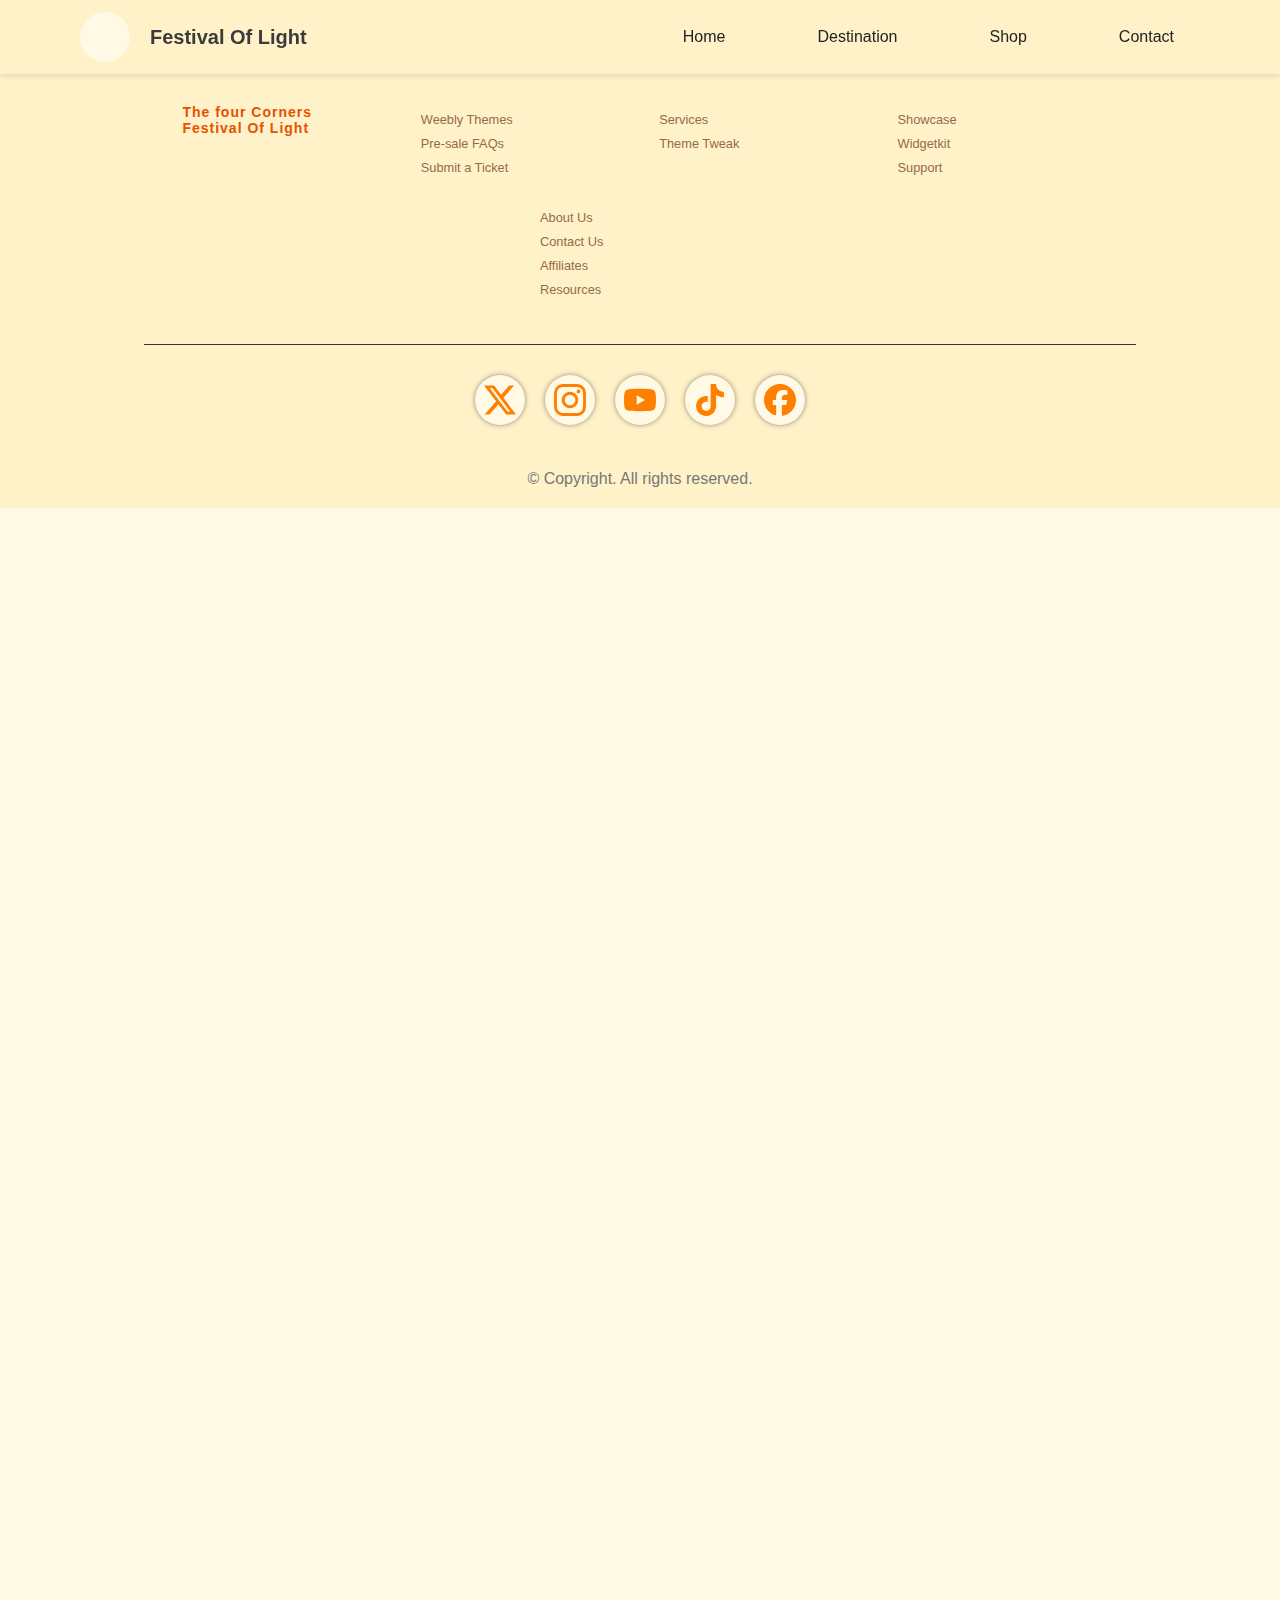
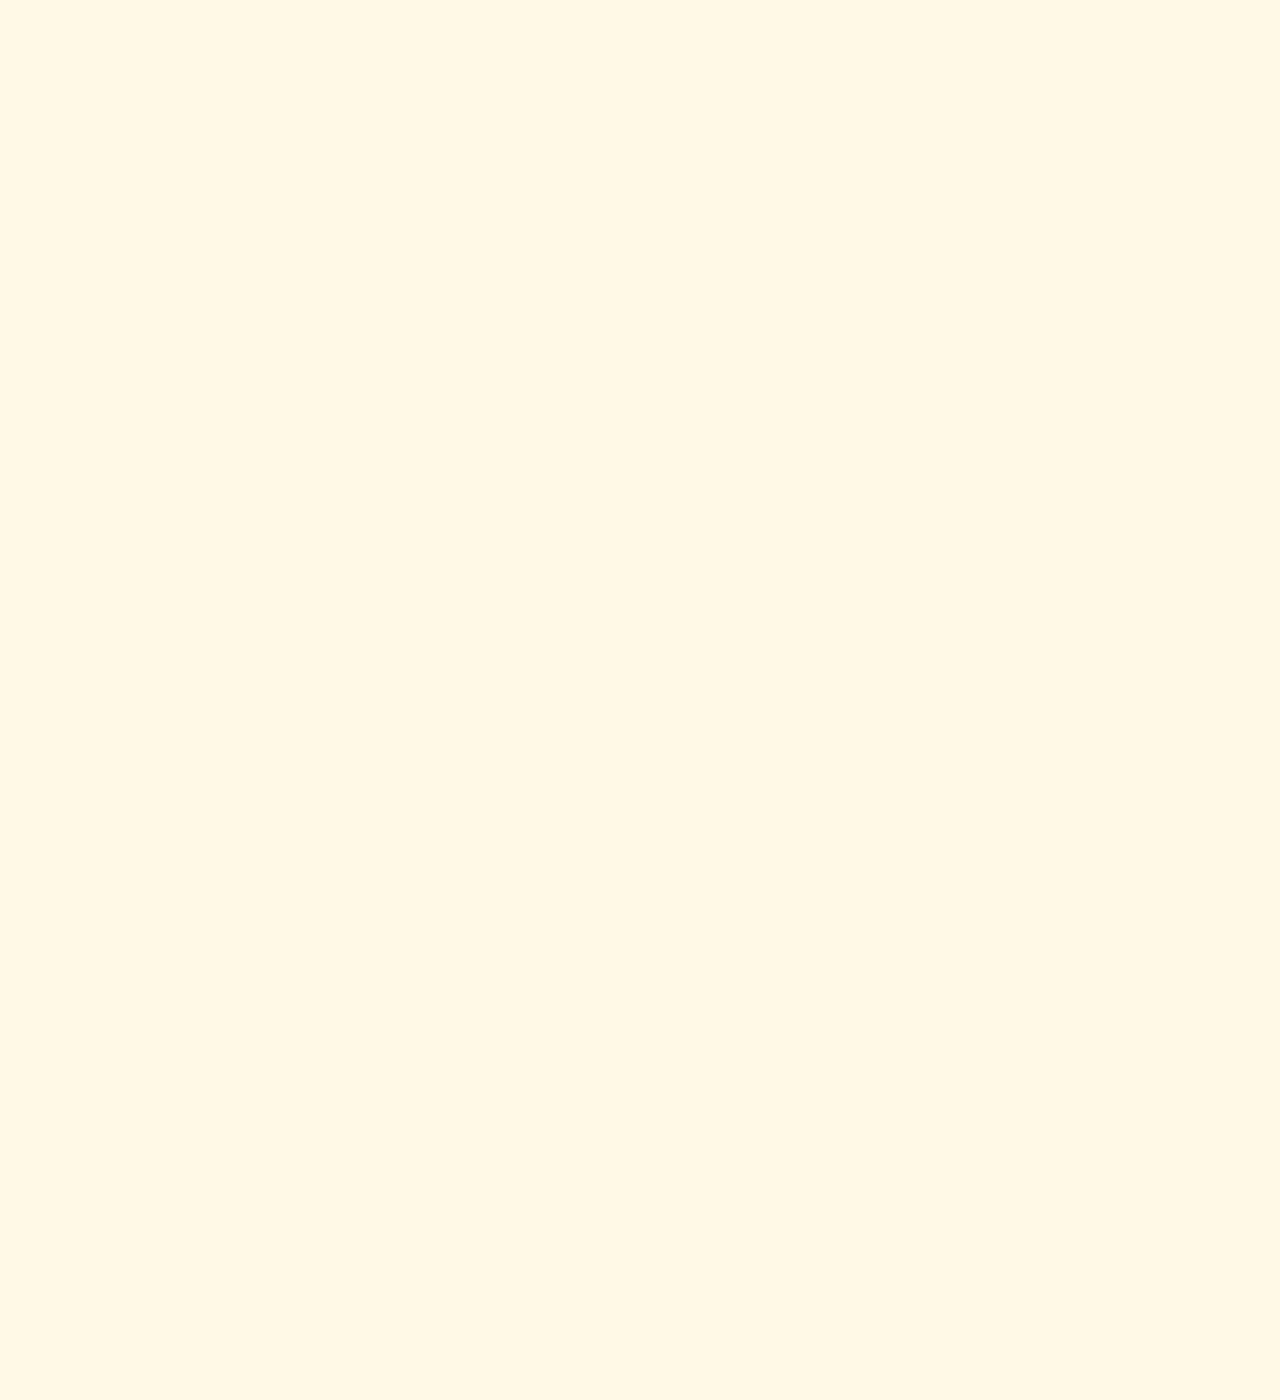
<file: index.html>
<!DOCTYPE html>
<html lang="en">
  <head>
    <meta charset="UTF-8" />
    <meta name="viewport" content="width=device-width, initial-scale=1.0" />
    <title>Thadingyut Navbar</title>
    <link rel="stylesheet" href="index.css" />
    <link
      rel="stylesheet"
      href="https://cdnjs.cloudflare.com/ajax/libs/font-awesome/6.7.2/css/all.min.css"
      integrity="sha512-Evv84Mr4kqVGRNSgIGL/F/aIDqQb7xQ2vcrdIwxfjThSH8CSR7PBEakCr51Ck+w+/U6swU2Im1vVX0SVk9ABhg=="
      crossorigin="anonymous"
      referrerpolicy="no-referrer"
    />
  </head>
  <body>
    <!-- navbar  -->
    <nav class="navbar">
      <div class="logo">
        <div class="imglogo"></div>
        <h1>Festival Of Light</h1>
      </div>

      <!-- Burger icon -->
      <input type="checkbox" id="menu-toggle" />
      <label for="menu-toggle" class="burger">&#9776;</label>

      <!-- Nav Links -->
      <ul class="nav-links">
        <li><a href="#home-sectionid">Home</a></li>
        <li><a href="#heroid">Destination</a></li>
        <li><a href="#footermainid">Shop</a></li>
        <li><a href="#footerfornavid">Contact</a></li>
      </ul>
    </nav>

    <footer id="footerfornavid">
      <div class="footer-container">
        <div class="footer-col">
          <h3>
            The four Corners<br />
            <p>Festival Of Light</p>
          </h3>
        </div>

        <div class="footer-col">
          <ul>
            <li><a href="#">Weebly Themes</a></li>
            <li><a href="#">Pre-sale FAQs</a></li>
            <li><a href="#">Submit a Ticket</a></li>
          </ul>
        </div>

        <div class="footer-col">
          <ul>
            <li><a href="#">Services</a></li>
            <li><a href="#">Theme Tweak</a></li>
          </ul>
        </div>

        <div class="footer-col">
          <ul>
            <li><a href="#">Showcase</a></li>
            <li><a href="#">Widgetkit</a></li>
            <li><a href="#">Support</a></li>
          </ul>
        </div>

        <div class="footer-col">
          <ul>
            <li><a href="#">About Us</a></li>
            <li><a href="#">Contact Us</a></li>
            <li><a href="#">Affiliates</a></li>
            <li><a href="#">Resources</a></li>
          </ul>
        </div>
      </div>

      <div class="social-container">
        <a href="#" data-text="Twitter" style="--own-color: black">
          <svg
            role="img"
            viewBox="0 0 24 24"
            xmlns="http://www.w3.org/2000/svg"
          >
            <title>X</title>
            <path
              d="M18.901 1.153h3.68l-8.04 9.19L24 22.846h-7.406l-5.8-7.584-6.638 7.584H.474l8.6-9.83L0 1.154h7.594l5.243 6.932ZM17.61 20.644h2.039L6.486 3.24H4.298Z"
            />
          </svg>
        </a>
        <a href="#" data-text="Instagram" style="--own-color: #fe107c">
          <svg
            role="img"
            viewBox="0 0 24 24"
            xmlns="http://www.w3.org/2000/svg"
          >
            <title>Instagram</title>
            <path
              d="M7.0301.084c-1.2768.0602-2.1487.264-2.911.5634-.7888.3075-1.4575.72-2.1228 1.3877-.6652.6677-1.075 1.3368-1.3802 2.127-.2954.7638-.4956 1.6365-.552 2.914-.0564 1.2775-.0689 1.6882-.0626 4.947.0062 3.2586.0206 3.6671.0825 4.9473.061 1.2765.264 2.1482.5635 2.9107.308.7889.72 1.4573 1.388 2.1228.6679.6655 1.3365 1.0743 2.1285 1.38.7632.295 1.6361.4961 2.9134.552 1.2773.056 1.6884.069 4.9462.0627 3.2578-.0062 3.668-.0207 4.9478-.0814 1.28-.0607 2.147-.2652 2.9098-.5633.7889-.3086 1.4578-.72 2.1228-1.3881.665-.6682 1.0745-1.3378 1.3795-2.1284.2957-.7632.4966-1.636.552-2.9124.056-1.2809.0692-1.6898.063-4.948-.0063-3.2583-.021-3.6668-.0817-4.9465-.0607-1.2797-.264-2.1487-.5633-2.9117-.3084-.7889-.72-1.4568-1.3876-2.1228C21.2982 1.33 20.628.9208 19.8378.6165 19.074.321 18.2017.1197 16.9244.0645 15.6471.0093 15.236-.005 11.977.0014 8.718.0076 8.31.0215 7.0301.0839m.1402 21.6932c-1.17-.0509-1.8053-.2453-2.2287-.408-.5606-.216-.96-.4771-1.3819-.895-.422-.4178-.6811-.8186-.9-1.378-.1644-.4234-.3624-1.058-.4171-2.228-.0595-1.2645-.072-1.6442-.079-4.848-.007-3.2037.0053-3.583.0607-4.848.05-1.169.2456-1.805.408-2.2282.216-.5613.4762-.96.895-1.3816.4188-.4217.8184-.6814 1.3783-.9003.423-.1651 1.0575-.3614 2.227-.4171 1.2655-.06 1.6447-.072 4.848-.079 3.2033-.007 3.5835.005 4.8495.0608 1.169.0508 1.8053.2445 2.228.408.5608.216.96.4754 1.3816.895.4217.4194.6816.8176.9005 1.3787.1653.4217.3617 1.056.4169 2.2263.0602 1.2655.0739 1.645.0796 4.848.0058 3.203-.0055 3.5834-.061 4.848-.051 1.17-.245 1.8055-.408 2.2294-.216.5604-.4763.96-.8954 1.3814-.419.4215-.8181.6811-1.3783.9-.4224.1649-1.0577.3617-2.2262.4174-1.2656.0595-1.6448.072-4.8493.079-3.2045.007-3.5825-.006-4.848-.0608M16.953 5.5864A1.44 1.44 0 1 0 18.39 4.144a1.44 1.44 0 0 0-1.437 1.4424M5.8385 12.012c.0067 3.4032 2.7706 6.1557 6.173 6.1493 3.4026-.0065 6.157-2.7701 6.1506-6.1733-.0065-3.4032-2.771-6.1565-6.174-6.1498-3.403.0067-6.156 2.771-6.1496 6.1738M8 12.0077a4 4 0 1 1 4.008 3.9921A3.9996 3.9996 0 0 1 8 12.0077"
            />
          </svg>
        </a>
        <a href="#" data-text="YouTube" style="--own-color: red">
          <svg
            role="img"
            viewBox="0 0 24 24"
            xmlns="http://www.w3.org/2000/svg"
          >
            <title>YouTube</title>
            <path
              d="M23.498 6.186a3.016 3.016 0 0 0-2.122-2.136C19.505 3.545 12 3.545 12 3.545s-7.505 0-9.377.505A3.017 3.017 0 0 0 .502 6.186C0 8.07 0 12 0 12s0 3.93.502 5.814a3.016 3.016 0 0 0 2.122 2.136c1.871.505 9.376.505 9.376.505s7.505 0 9.377-.505a3.015 3.015 0 0 0 2.122-2.136C24 15.93 24 12 24 12s0-3.93-.502-5.814zM9.545 15.568V8.432L15.818 12l-6.273 3.568z"
            />
          </svg>
        </a>
        <a href="#" data-text="Tiktok" style="--own-color: #38142a">
          <svg
            role="img"
            viewBox="0 0 24 24"
            xmlns="http://www.w3.org/2000/svg"
          >
            <title>TikTok</title>
            <path
              d="M12.525.02c1.31-.02 2.61-.01 3.91-.02.08 1.53.63 3.09 1.75 4.17 1.12 1.11 2.7 1.62 4.24 1.79v4.03c-1.44-.05-2.89-.35-4.2-.97-.57-.26-1.1-.59-1.62-.93-.01 2.92.01 5.84-.02 8.75-.08 1.4-.54 2.79-1.35 3.94-1.31 1.92-3.58 3.17-5.91 3.21-1.43.08-2.86-.31-4.08-1.03-2.02-1.19-3.44-3.37-3.65-5.71-.02-.5-.03-1-.01-1.49.18-1.9 1.12-3.72 2.58-4.96 1.66-1.44 3.98-2.13 6.15-1.72.02 1.48-.04 2.96-.04 4.44-.99-.32-2.15-.23-3.02.37-.63.41-1.11 1.04-1.36 1.75-.21.51-.15 1.07-.14 1.61.24 1.64 1.82 3.02 3.5 2.87 1.12-.01 2.19-.66 2.77-1.61.19-.33.4-.67.41-1.06.1-1.79.06-3.57.07-5.36.01-4.03-.01-8.05.02-12.07z"
            />
          </svg>
        </a>
        <a href="#" data-text="Facebook" style="--own-color: #106bff">
          <svg
            role="img"
            viewBox="0 0 24 24"
            xmlns="http://www.w3.org/2000/svg"
          >
            <title>Facebook</title>
            <path
              d="M9.101 23.691v-7.98H6.627v-3.667h2.474v-1.58c0-4.085 1.848-5.978 5.858-5.978.401 0 .955.042 1.468.103a8.68 8.68 0 0 1 1.141.195v3.325a8.623 8.623 0 0 0-.653-.036 26.805 26.805 0 0 0-.733-.009c-.707 0-1.259.096-1.675.309a1.686 1.686 0 0 0-.679.622c-.258.42-.374.995-.374 1.752v1.297h3.919l-.386 2.103-.287 1.564h-3.246v8.245C19.396 23.238 24 18.179 24 12.044c0-6.627-5.373-12-12-12s-12 5.373-12 12c0 5.628 3.874 10.35 9.101 11.647Z"
            />
          </svg>
        </a>
      </div>

      <div class="copyright">© Copyright. All rights reserved.</div>
    </footer>
  </body>
</html>
</file>
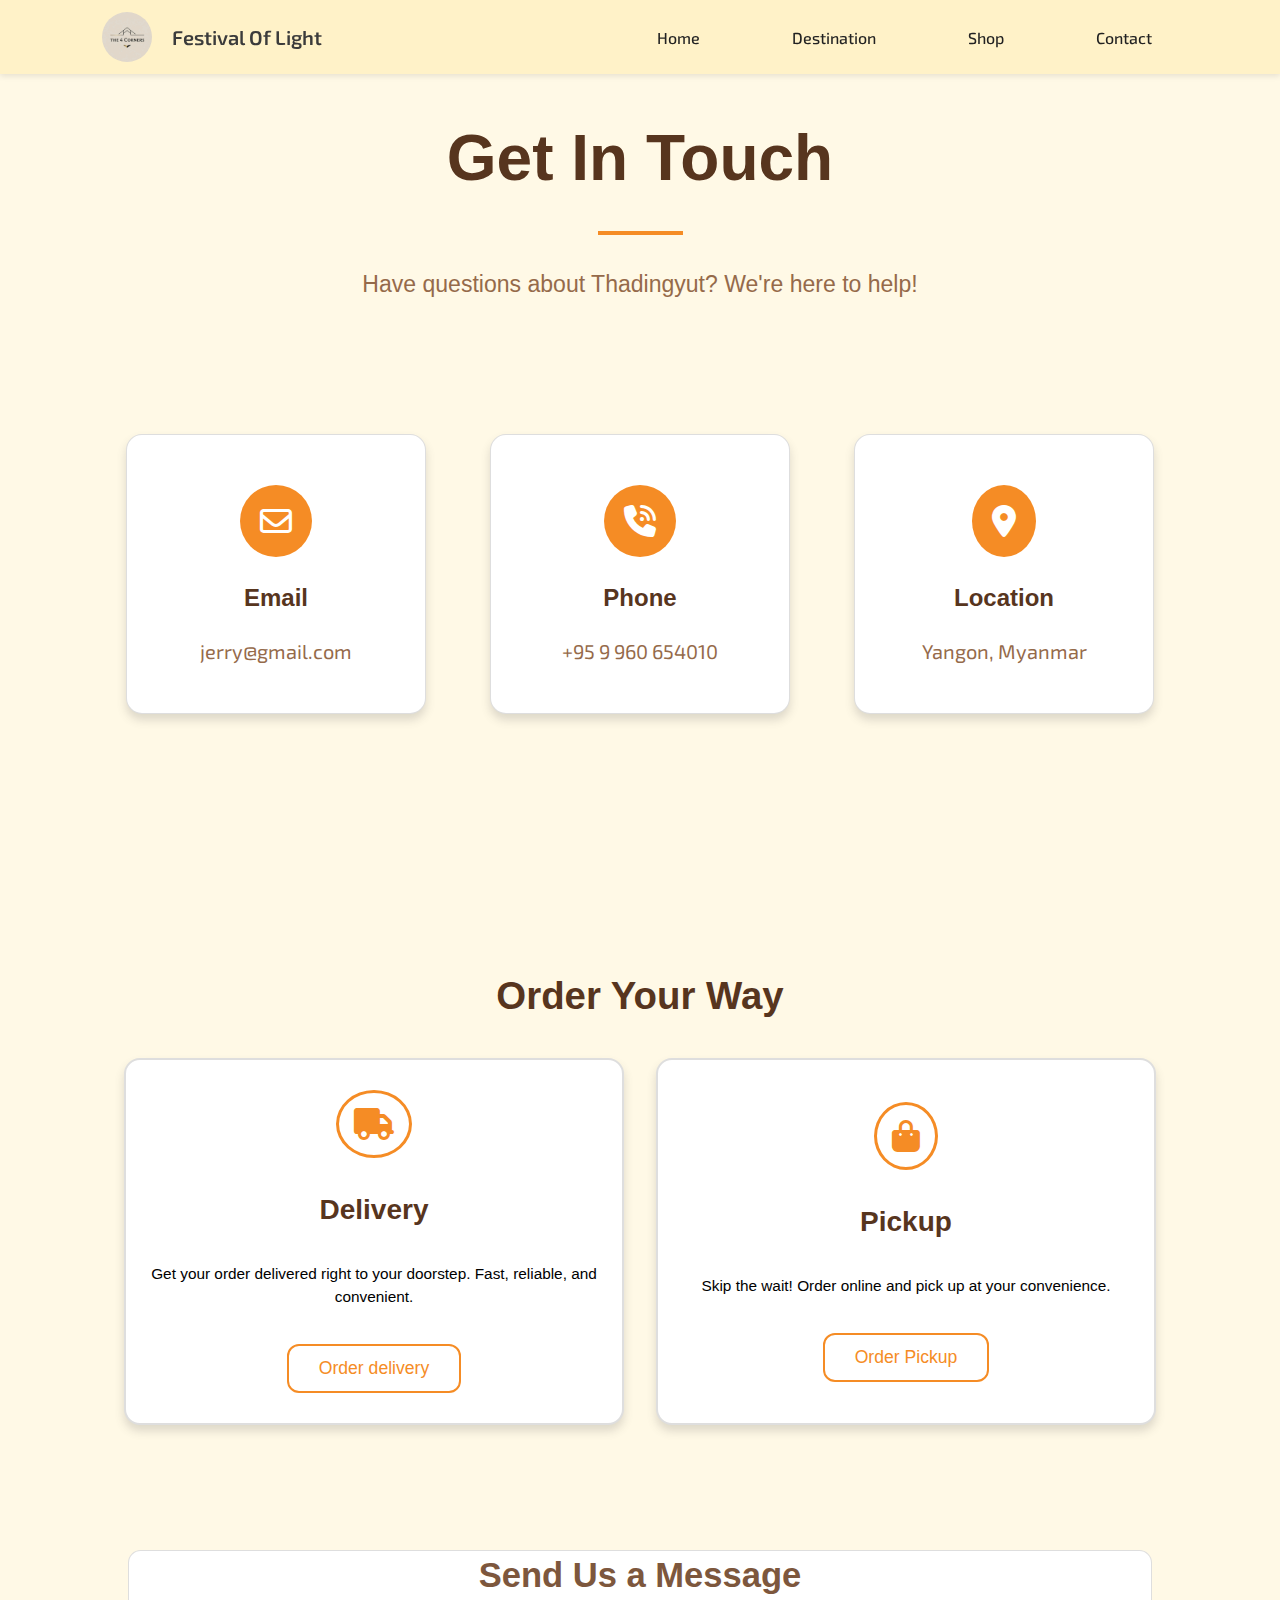
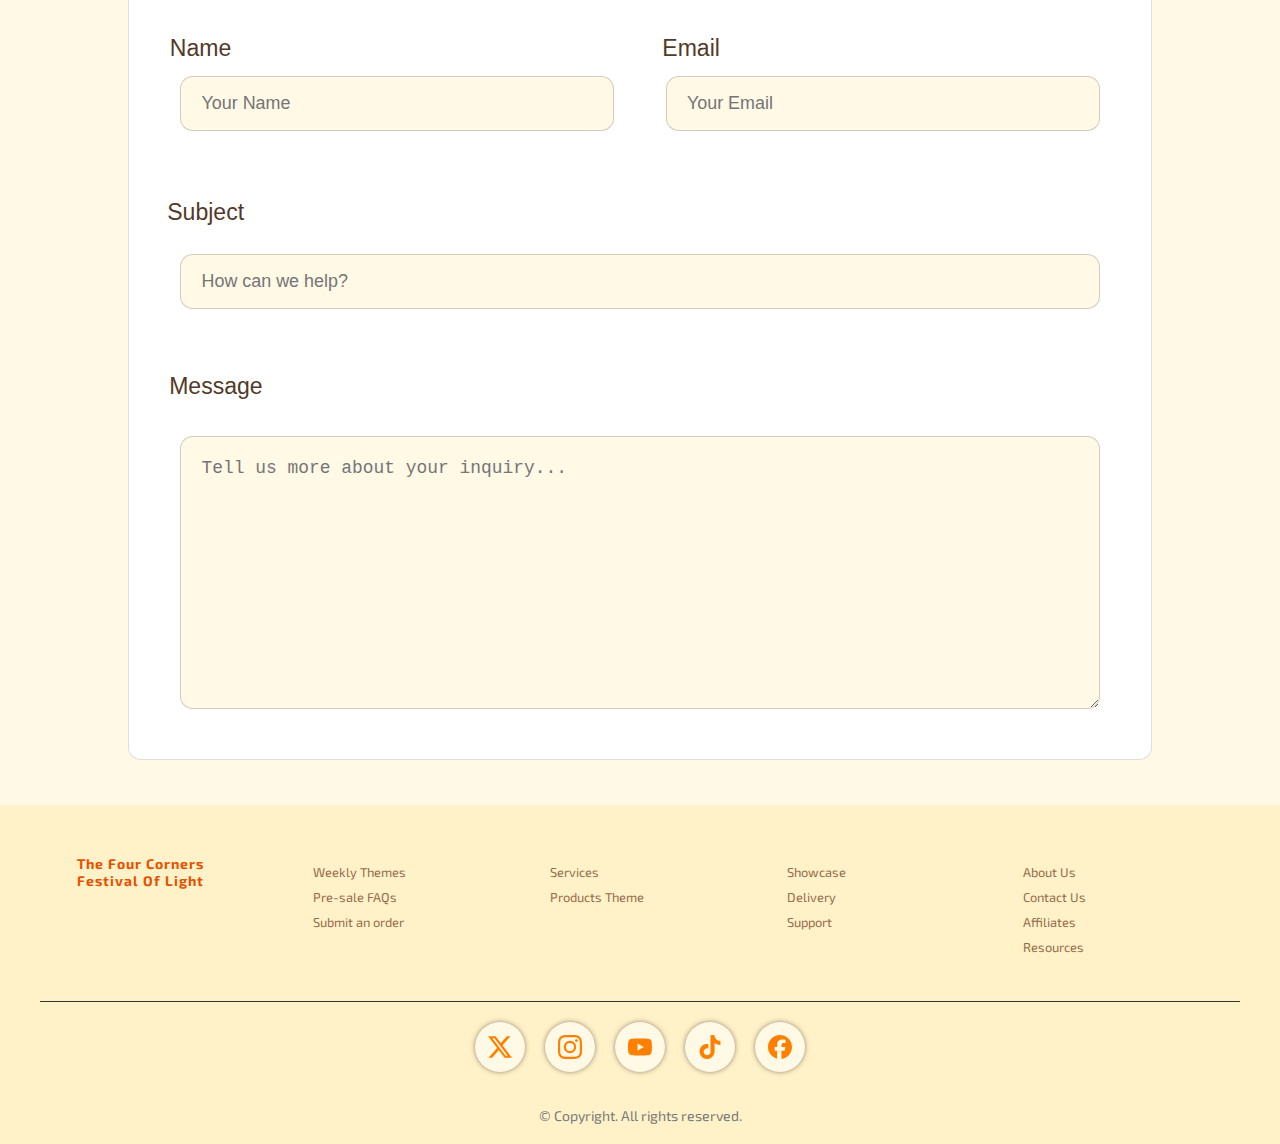
<file: contact.html>
<!DOCTYPE html>
<html lang="en">
<head>
  <meta charset="UTF-8">
  <meta name="viewport" content="width=device-width, initial-scale=1">
  <title>Contact - Festival Of Light</title>
  <link rel="icon" href="logo.webp" type="image/png">
  <link rel="apple-touch-icon" href="logo.webp" type="image/png">
  
  <!-- Fonts & Icons -->
  <link rel="stylesheet" href="https://cdnjs.cloudflare.com/ajax/libs/font-awesome/6.7.2/css/all.min.css">
  <link href="https://fonts.googleapis.com/css2?family=Exo+2:ital,wght@0,100..900;1,100..900&family=Orbitron:wght@400..900&display=swap" rel="stylesheet">

  <!-- Styles -->
  <link rel="stylesheet" href="contact.css">
</head>

<body>
  <!-- Navigation -->
  <nav class="navbar">
    <div class="logo">
      <div class="imglogo"></div>
      <h1>Festival Of Light</h1>
    </div>

    <input type="checkbox" id="menu-toggle">
    <label for="menu-toggle" class="burger">&#9776;</label>

    <ul class="nav-links">
      <li><a href="index.html">Home</a></li>
      <li><a href="des.html">Destination</a></li>
      <li><a href="shoping_part.html">Shop</a></li>
      <li><a href="contact.html">Contact</a></li>
    </ul>
  </nav>

  <!-- Contact Header -->
  <section class="contact-header">
    <h1>Get In Touch</h1>
    <div class="header-line"></div>
    <p>Have questions about Thadingyut? We're here to help!</p>
  </section>

  <!-- Contact Methods -->
  <section class="contact-methods">
    <div class="contact-card">
      <i class="fa-regular fa-envelope"></i>
      <h2>Email</h2>
      <p>jerry@gmail.com</p>
    </div>
    
    <div class="contact-card">
      <i class="fa-solid fa-phone-volume"></i>
      <h2>Phone</h2>
      <p>+95 9 960 654010</p>
    </div>
    
    <div class="contact-card">
      <i class="fa-solid fa-location-dot"></i>
      <h2>Location</h2>
      <p>Yangon, Myanmar</p>
    </div>
  </section>

  <!-- Order Options -->
  <section class="order-options">
    <h2 class="section-title">Order Your Way</h2>
    <div class="options-container">
      <div class="option-card">
        <i class="fa-solid fa-truck"></i>
        <h3>Delivery</h3>
        <p>Get your order delivered right to your doorstep. Fast, reliable, and convenient.</p>      
        <a class="btn btn-primary">Order delivery</a>
      </div>
      
      <div class="option-card">
        <i class="fa-solid fa-bag-shopping"></i>
        <h3>Pickup</h3>
        <p>Skip the wait! Order online and pick up at your convenience.</p>
        <a class="btn btn-secondary">Order Pickup</a>
      </div>
    </div>
  </section>
  
  <!-- Contact Form -->
 <div class="form">
    <div class="w-form">
      <h1>Send Us a Message</h1>
      
      <div class="n-e">
       <h2 class="na">Name</h2>
       <h2 class="em">Email</h2>
       <input type="text" placeholder="Your Name">
       <input type="text" placeholder="Your Email">
      </div>
      
      <div class="sub">
        <h2>Subject</h2>
        <input type="text" placeholder="How can we help?">
      </div>
      
      <div class="mes">
        <h2>Message</h2>
        <textarea placeholder="Tell us more about your inquiry..."></textarea>
      </div>
    </div>
  </div>
  <!-- Footer -->
  <footer>
    <div class="footer-container">
      <div class="footer-col">
        <h3>The Four Corners<br><span>Festival Of Light</span></h3>
      </div>

      <div class="footer-col">
        <ul>
          <li><a href="#">Weekly Themes</a></li>
          <li><a href="#">Pre-sale FAQs</a></li>
          <li><a href="#">Submit an order</a></li>
        </ul>
      </div>

      <div class="footer-col">
        <ul>
          <li><a href="#">Services</a></li>
          <li><a href="#">Products Theme</a></li>
        </ul>
      </div>

      <div class="footer-col">
        <ul>
          <li><a href="#">Showcase</a></li>
          <li><a href="#">Delivery</a></li>
          <li><a href="#">Support</a></li>
        </ul>
      </div>

      <div class="footer-col">
        <ul>
          <li><a href="#">About Us</a></li>
          <li><a href="#">Contact Us</a></li>
          <li><a href="#">Affiliates</a></li>
          <li><a href="#">Resources</a></li>
        </ul>
      </div>
    </div>

    <div class="social-container">
      <a href="#" data-text="Twitter" style="--own-color: black">
        <svg role="img" viewBox="0 0 24 24">
          <title>X</title>
          <path d="M18.901 1.153h3.68l-8.04 9.19L24 22.846h-7.406l-5.8-7.584-6.638 7.584H.474l8.6-9.83L0 1.154h7.594l5.243 6.932ZM17.61 20.644h2.039L6.486 3.24H4.298Z"/>
        </svg>
      </a>
      <a href="#" data-text="Instagram" style="--own-color: #fe107c">
        <svg role="img" viewBox="0 0 24 24">
          <title>Instagram</title>
          <path d="M7.0301.084c-1.2768.0602-2.1487.264-2.911.5634-.7888.3075-1.4575.72-2.1228 1.3877-.6652.6677-1.075 1.3368-1.3802 2.127-.2954.7638-.4956 1.6365-.552 2.914-.0564 1.2775-.0689 1.6882-.0626 4.947.0062 3.2586.0206 3.6671.0825 4.9473.061 1.2765.264 2.1482.5635 2.9107.308.7889.72 1.4573 1.388 2.1228.6679.6655 1.3365 1.0743 2.1285 1.38.7632.295 1.6361.4961 2.9134.552 1.2773.056 1.6884.069 4.9462.0627 3.2578-.0062 3.668-.0207 4.9478-.0814 1.28-.0607 2.147-.2652 2.9098-.5633.7889-.3086 1.4578-.72 2.1228-1.3881.665-.6682 1.0745-1.3378 1.3795-2.1284.2957-.7632.4966-1.636.552-2.9124.056-1.2809.0692-1.6898.063-4.948-.0063-3.2583-.021-3.6668-.0817-4.9465-.0607-1.2797-.264-2.1487-.5633-2.9117-.3084-.7889-.72-1.4568-1.3876-2.1228C21.2982 1.33 20.628.9208 19.8378.6165 19.074.321 18.2017.1197 16.9244.0645 15.6471.0093 15.236-.005 11.977.0014 8.718.0076 8.31.0215 7.0301.0839m.1402 21.6932c-1.17-.0509-1.8053-.2453-2.2287-.408-.5606-.216-.96-.4771-1.3819-.895-.422-.4178-.6811-.8186-.9-1.378-.1644-.4234-.3624-1.058-.4171-2.228-.0595-1.2645-.072-1.6442-.079-4.848-.007-3.2037.0053-3.583.0607-4.848.05-1.169.2456-1.805.408-2.2282.216-.5613.4762-.96.895-1.3816.4188-.4217.8184-.6814 1.3783-.9003.423-.1651 1.0575-.3614 2.227-.4171 1.2655-.06 1.6447-.072 4.848-.079 3.2033-.007 3.5835.005 4.8495.0608 1.169.0508 1.8053.2445 2.228.408.5608.216.96.4754 1.3816.895.4217.4194.6816.8176.9005 1.3787.1653.4217.3617 1.056.4169 2.2263.0602 1.2655.0739 1.645.0796 4.848.0058 3.203-.0055 3.5834-.061 4.848-.051 1.17-.245 1.8055-.408 2.2294-.216.5604-.4763.96-.8954 1.3814-.419.4215-.8181.6811-1.3783.9-.4224.1649-1.0577.3617-2.2262.4174-1.2656.0595-1.6448.072-4.8493.079-3.2045.007-3.5825-.006-4.848-.0608M16.953 5.5864A1.44 1.44 0 1 0 18.39 4.144a1.44 1.44 0 0 0-1.437 1.4424M5.8385 12.012c.0067 3.4032 2.7706 6.1557 6.173 6.1493 3.4026-.0065 6.157-2.7701 6.1506-6.1733-.0065-3.4032-2.771-6.1565-6.174-6.1498-3.403.0067-6.156 2.771-6.1496 6.1738M8 12.0077a4 4 0 1 1 4.008 3.9921A3.9996 3.9996 0 0 1 8 12.0077"/>
        </svg>
      </a>
      <a href="#" data-text="YouTube" style="--own-color: red">
        <svg role="img" viewBox="0 0 24 24">
          <title>YouTube</title>
          <path d="M23.498 6.186a3.016 3.016 0 0 0-2.122-2.136C19.505 3.545 12 3.545 12 3.545s-7.505 0-9.377.505A3.017 3.017 0 0 0 .502 6.186C0 8.07 0 12 0 12s0 3.93.502 5.814a3.016 3.016 0 0 0 2.122 2.136c1.871.505 9.376.505 9.376.505s7.505 0 9.377-.505a3.015 3.015 0 0 0 2.122-2.136C24 15.93 24 12 24 12s0-3.93-.502-5.814zM9.545 15.568V8.432L15.818 12l-6.273 3.568z"/>
        </svg>
      </a>
      <a href="#" data-text="Tiktok" style="--own-color: #38142a">
        <svg role="img" viewBox="0 0 24 24">
          <title>TikTok</title>
          <path d="M12.525.02c1.31-.02 2.61-.01 3.91-.02.08 1.53.63 3.09 1.75 4.17 1.12 1.11 2.7 1.62 4.24 1.79v4.03c-1.44-.05-2.89-.35-4.2-.97-.57-.26-1.1-.59-1.62-.93-.01 2.92.01 5.84-.02 8.75-.08 1.4-.54 2.79-1.35 3.94-1.31 1.92-3.58 3.17-5.91 3.21-1.43.08-2.86-.31-4.08-1.03-2.02-1.19-3.44-3.37-3.65-5.71-.02-.5-.03-1-.01-1.49.18-1.9 1.12-3.72 2.58-4.96 1.66-1.44 3.98-2.13 6.15-1.72.02 1.48-.04 2.96-.04 4.44-.99-.32-2.15-.23-3.02.37-.63.41-1.11 1.04-1.36 1.75-.21.51-.15 1.07-.14 1.61.24 1.64 1.82 3.02 3.5 2.87 1.12-.01 2.19-.66 2.77-1.61.19-.33.4-.67.41-1.06.1-1.79.06-3.57.07-5.36.01-4.03-.01-8.05.02-12.07z"/>
        </svg>
      </a>
      <a href="#" data-text="Facebook" style="--own-color: #106bff">
        <svg role="img" viewBox="0 0 24 24">
          <title>Facebook</title>
          <path d="M9.101 23.691v-7.98H6.627v-3.667h2.474v-1.58c0-4.085 1.848-5.978 5.858-5.978.401 0 .955.042 1.468.103a8.68 8.68 0 0 1 1.141.195v3.325a8.623 8.623 0 0 0-.653-.036 26.805 26.805 0 0 0-.733-.009c-.707 0-1.259.096-1.675.309a1.686 1.686 0 0 0-.679.622c-.258.42-.374.995-.374 1.752v1.297h3.919l-.386 2.103-.287 1.564h-3.246v8.245C19.396 23.238 24 18.179 24 12.044c0-6.627-5.373-12-12-12s-12 5.373-12 12c0 5.628 3.874 10.35 9.101 11.647Z"/>
        </svg>
      </a>
    </div>

    <div class="copyright">© Copyright. All rights reserved.</div>
  </footer>
</body>
</html>
</file>
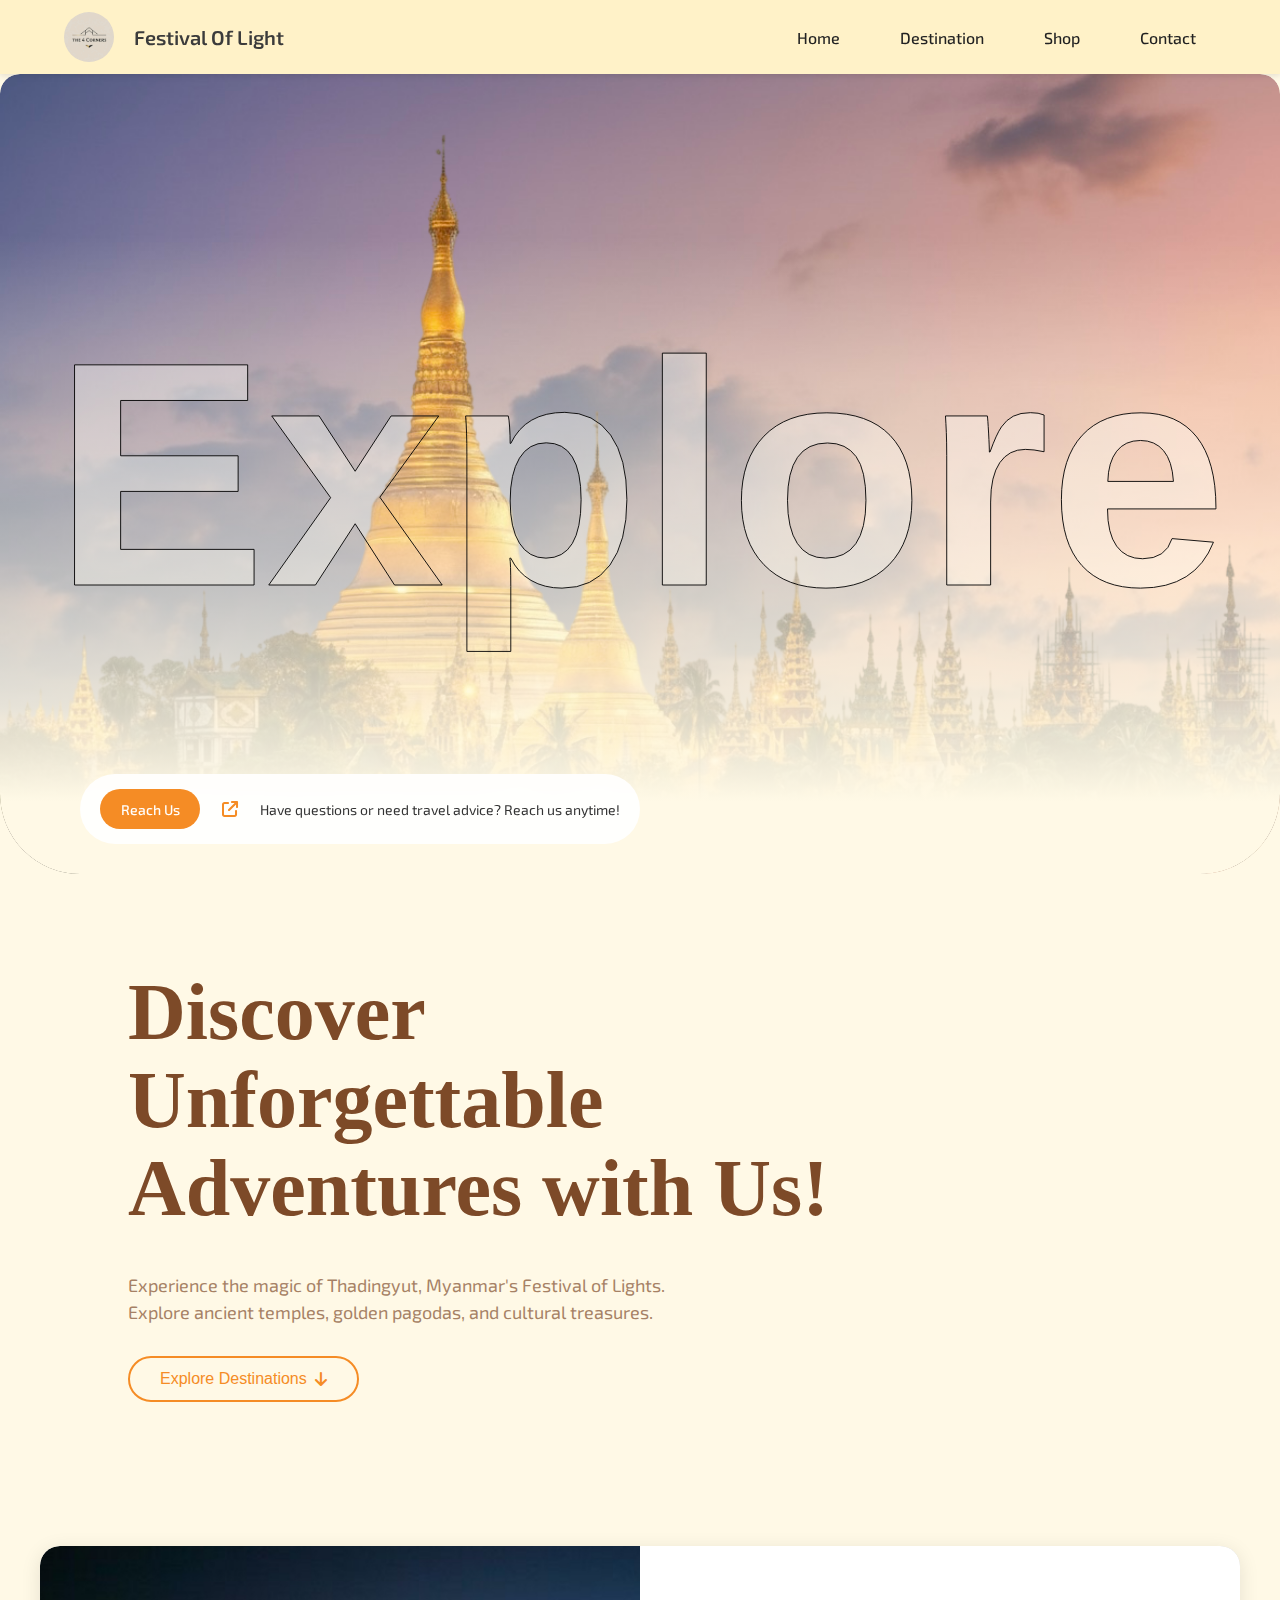
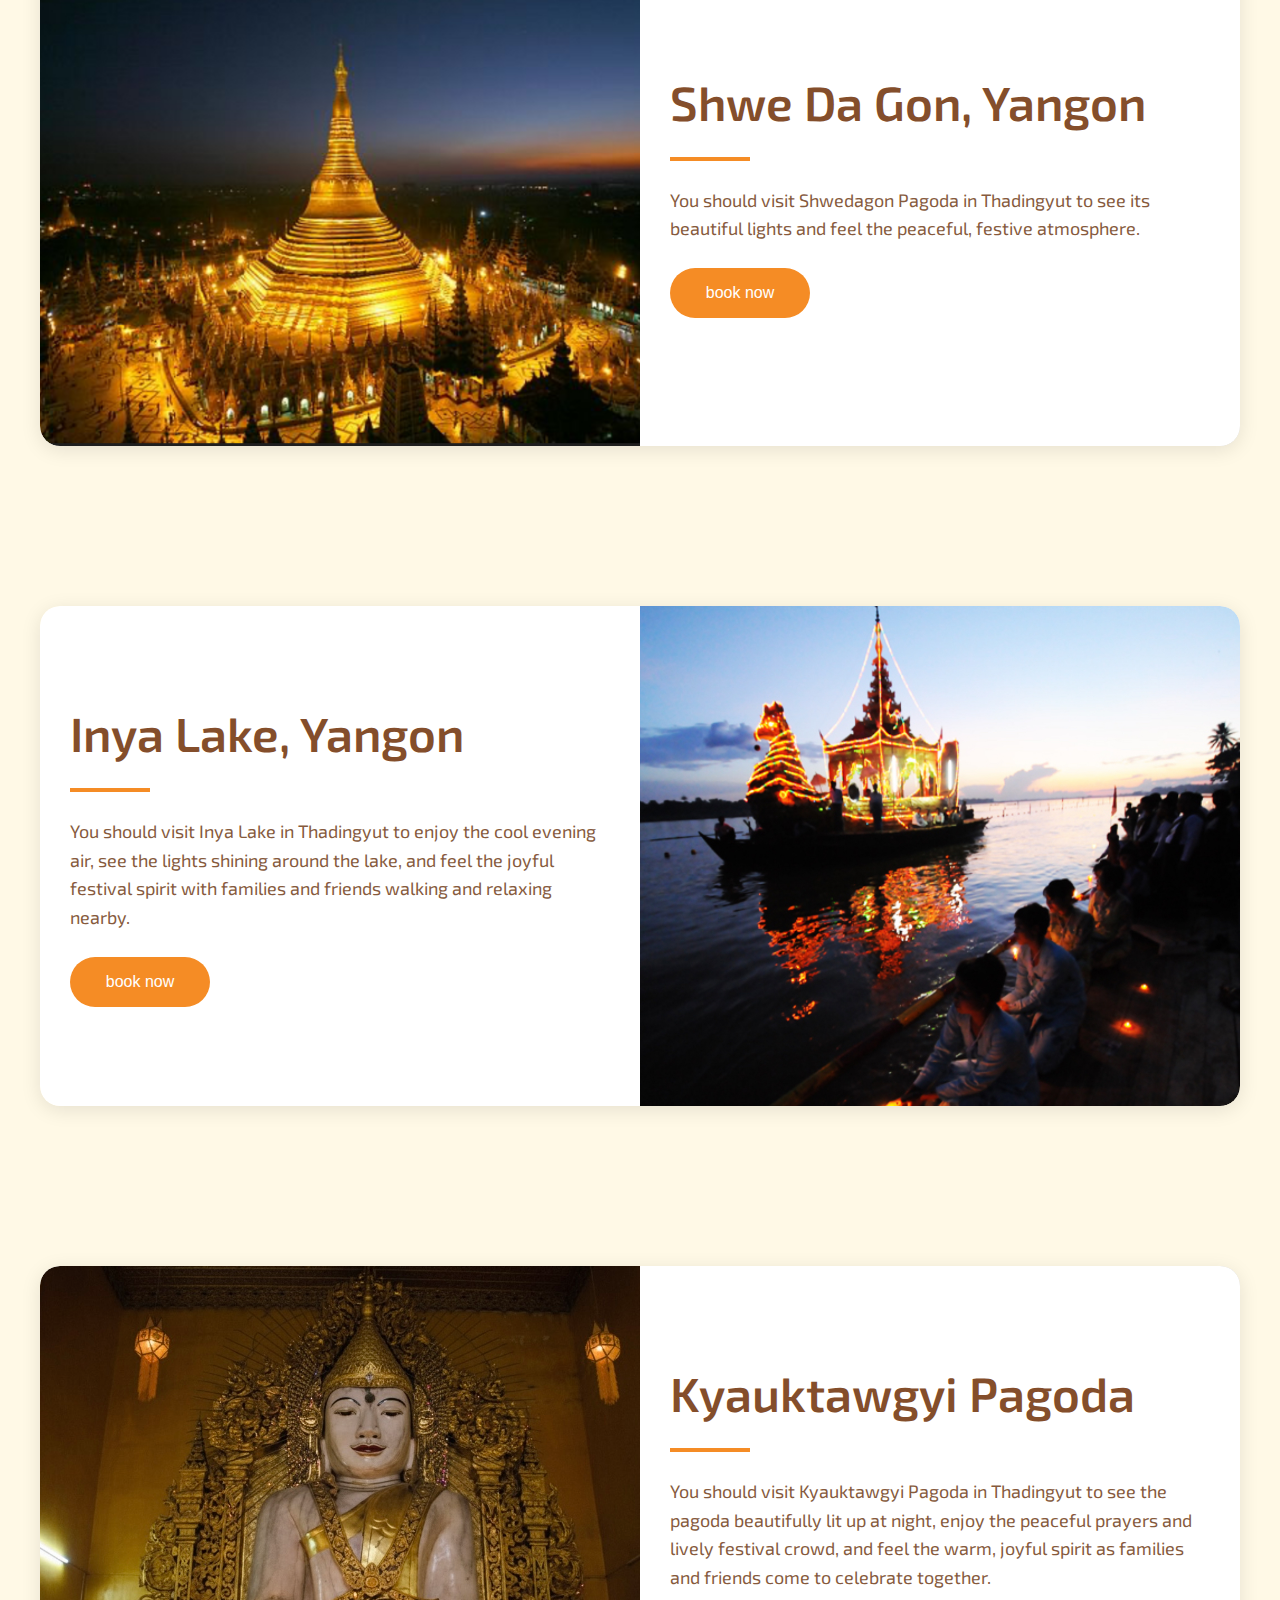
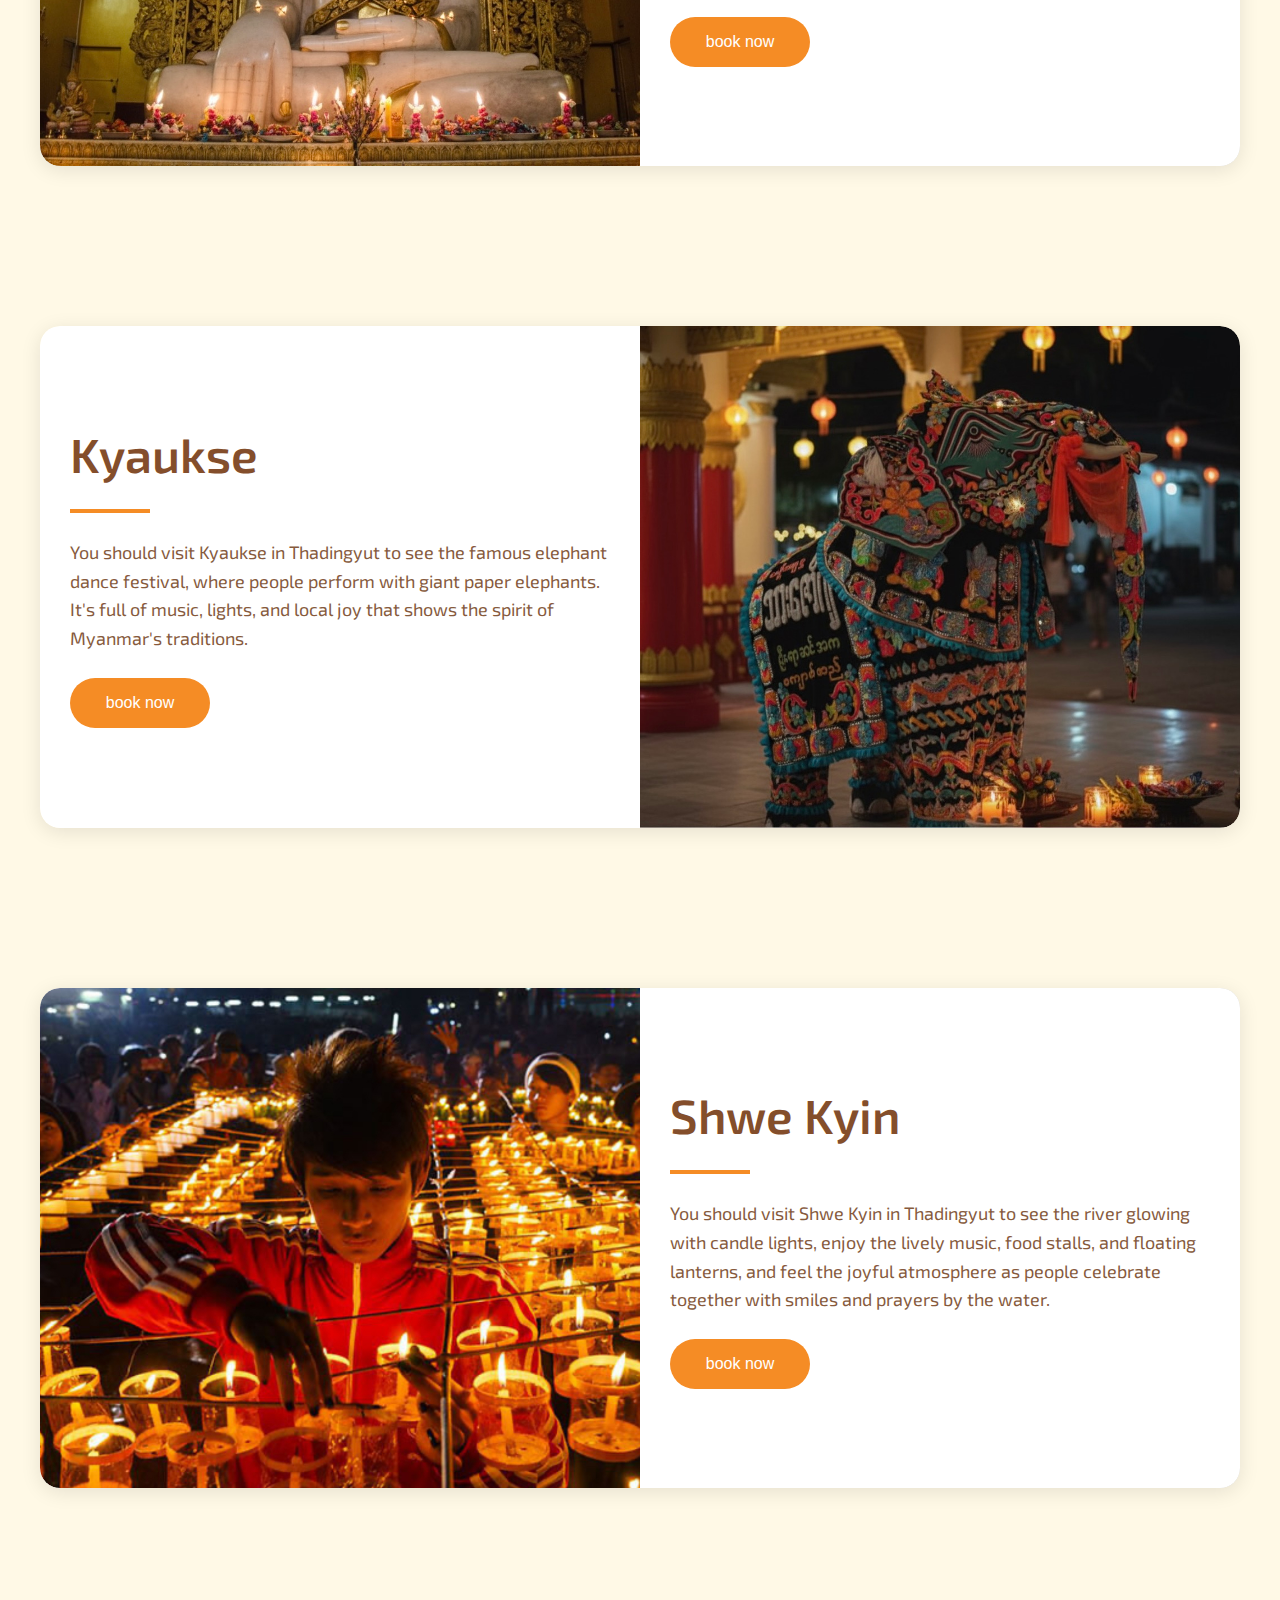
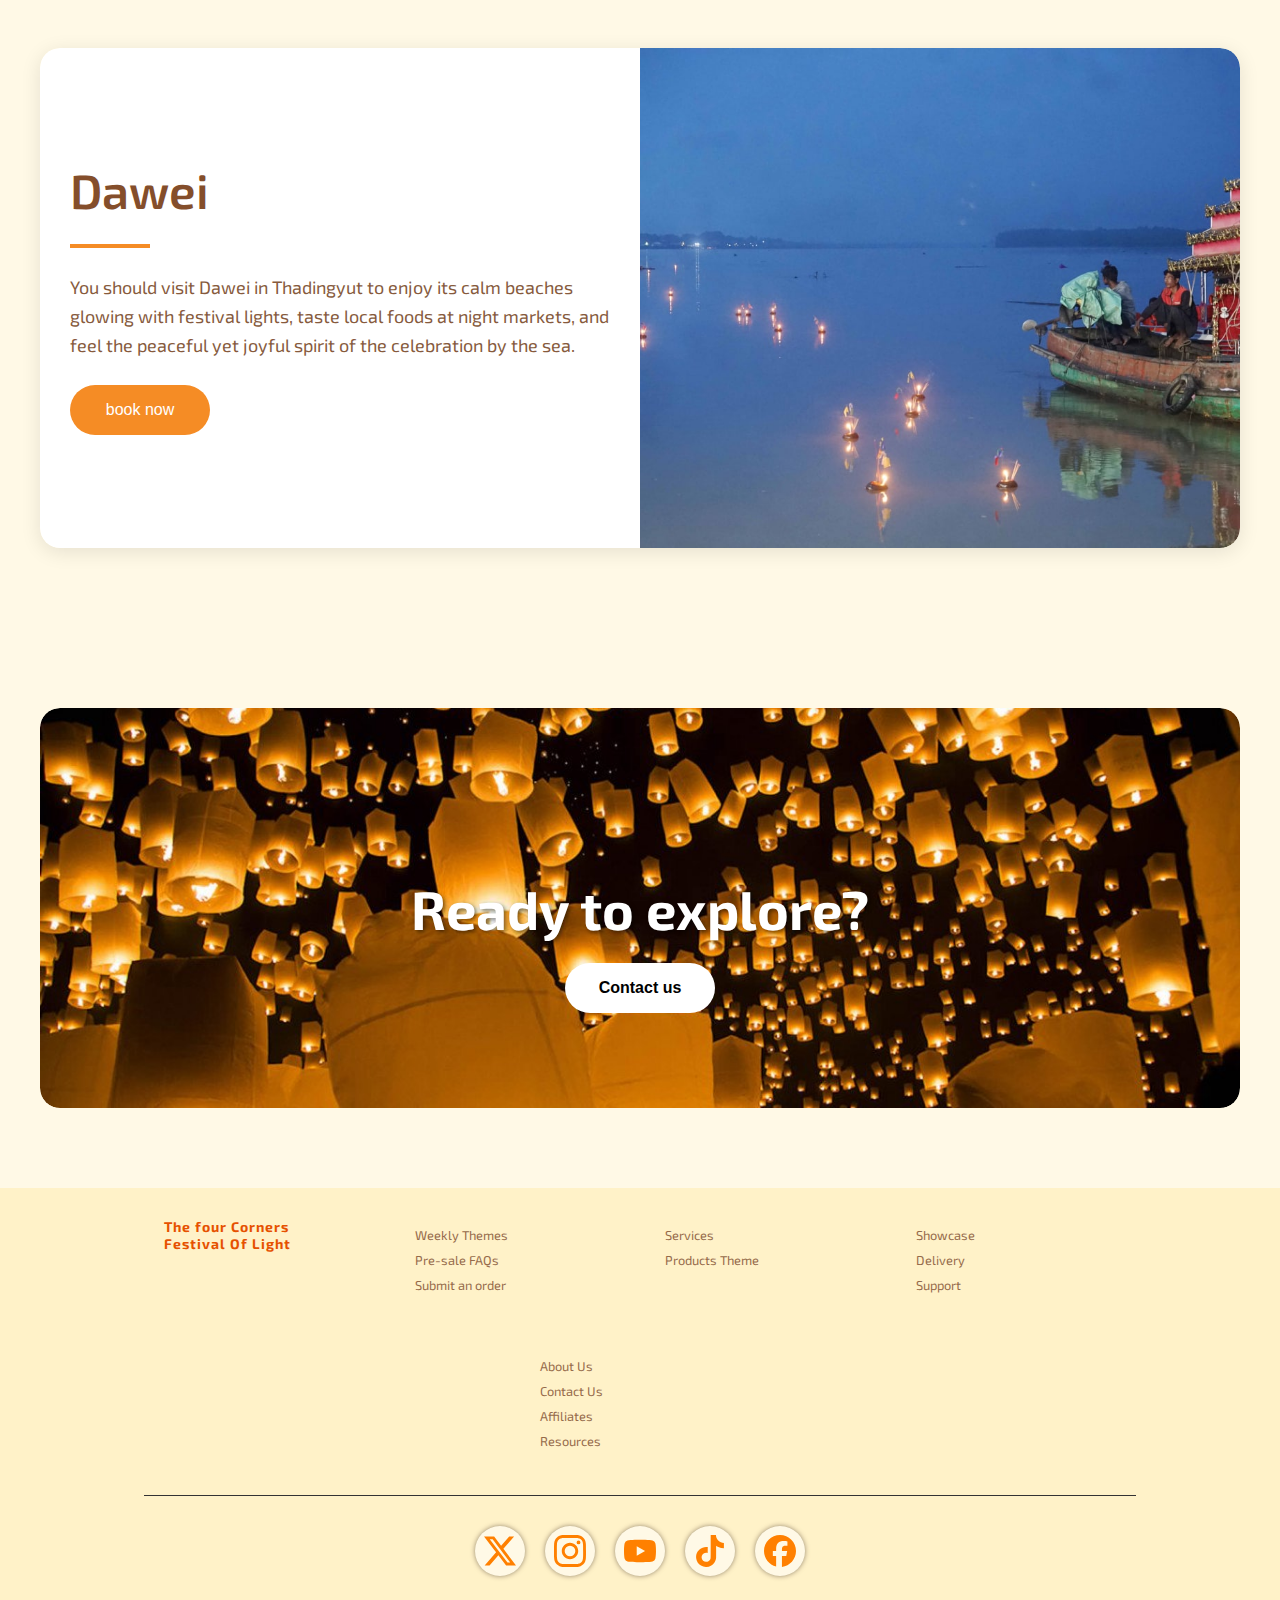
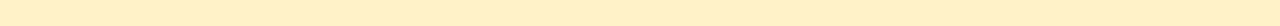
<file: des.html>
<!DOCTYPE html>
<html lang="en">
<head>
  <meta charset="UTF-8">
  <meta name="viewport" content="width=device-width, initial-scale=1">
  <title>Destinations - Festival Of Light</title>
  <link rel="icon" href="logo.webp" type="image/png">
  <link rel="apple-touch-icon" href="logo.webp" type="image/png">
  
  <!-- Fonts & Icons -->
  <link rel="stylesheet" href="https://cdnjs.cloudflare.com/ajax/libs/font-awesome/6.7.2/css/all.min.css">
  <link href="https://fonts.googleapis.com/css2?family=Exo+2:ital,wght@0,100..900;1,100..900&family=Orbitron:wght@400..900&display=swap" rel="stylesheet">
  
  <!-- Styles -->
  <link href="des.css" rel="stylesheet">
</head>

<body>
  <!-- Navigation -->
  <nav class="navbar">
    <div class="logo">
      <div class="imglogo"></div>
      <h1>Festival Of Light</h1>
    </div>

    <input type="checkbox" id="menu-toggle">
    <label for="menu-toggle" class="burger">&#9776;</label>

    <ul class="nav-links">
      <li><a href="index.html">Home</a></li>
      <li><a href="des.html">Destination</a></li>
      <li><a href="shoping_part.html">Shop</a></li>
      <li><a href="contact.html">Contact</a></li>
    </ul>
  </nav>

  <!-- Hero Section -->
  <div class="main">
    <h1 class="exp">Explore</h1>
    <h1 class="exp1">Explore</h1>
    <img class="bg3" src="/Photo/destination photo/IMG_1162.jpeg" alt="Background scenery">
    <img class="pagoda3" src="/Photo/destination photo/IMG_1167.png" alt="Pagoda decoration">
    <div class="lin"></div>
    
    <div class="rcp">
      <div class="r-u">
        <a href="https://t.me/@Mrmiles13">Reach Us</a>
      </div>
      <div class="icon">
        <i class="fa-solid fa-arrow-up-right-from-square"></i>
      </div>
      <p class="r-u-p">Have questions or need travel advice? Reach us anytime!</p>
    </div>
  </div>

  <!-- Introduction Section -->
  <section class="hero">
    <h1>Discover<br>Unforgettable<br>Adventures with Us!</h1>
    <p>Experience the magic of Thadingyut, Myanmar's Festival of Lights. Explore ancient temples, golden pagodas, and cultural treasures.</p>
    <button>
      <a href="#first">Explore Destinations <i class="fa-solid fa-arrow-down"></i></a>
    </button>
  </section>

  <!-- Destinations Section -->
  <div class="places" id="first">
    <div class="abtplace1 ho-1">
      <img class="rbg" src="/Photo/destination photo/IMG_1154.jpeg" alt="Shwe Da Gon Pagoda">
      <div class="labt">
        <div class="foralltext">
          <h1 class="place1">Shwe Da Gon, Yangon</h1>
          <div class="line"></div>
          <p class="place1p">You should visit Shwedagon Pagoda in Thadingyut to see its beautiful lights and feel the peaceful, festive atmosphere.</p>
          <div class="bn1">
            <a href="https://t.me/@Mrmiles13">book now</a>
          </div>
        </div>
      </div>
    </div>
  </div>

  <div class="places">
    <div class="abtplace2 ho-2">
      <img class="lbg" src="/Photo/destination photo/IMG_1152.jpeg" alt="Inya Lake">
      <div class="rabt">
        <div class="foralltext">
          <h1 class="place1">Inya Lake, Yangon</h1>
          <div class="line"></div>
          <p class="place1p">You should visit Inya Lake in Thadingyut to enjoy the cool evening air, see the lights shining around the lake, and feel the joyful festival spirit with families and friends walking and relaxing nearby.</p>
          <div class="bn1">
            <a href="https://t.me/@Mrmiles13">book now</a>
          </div>
        </div>
      </div>
    </div>
  </div>

  <div class="places">
    <div class="abtplace1 ho-3">
      <img class="rbg" src="/Photo/destination photo/IMG_1181.jpeg" alt="Kyauktawgyi Pagoda">
      <div class="labt">
        <div class="foralltext">
          <h1 class="place1">Kyauktawgyi Pagoda</h1>
          <div class="line"></div>
          <p class="place1p">You should visit Kyauktawgyi Pagoda in Thadingyut to see the pagoda beautifully lit up at night, enjoy the peaceful prayers and lively festival crowd, and feel the warm, joyful spirit as families and friends come to celebrate together.</p>
          <div class="bn1">
            <a href="https://t.me/@Mrmiles13">book now</a>
          </div>
        </div>
      </div>
    </div>
  </div>

  <div class="places">
    <div class="abtplace2 ho-4">
      <img class="lbg" src="/Photo/destination photo/IMG_1192.jpeg" alt="Kyaukse">
      <div class="rabt">
        <div class="foralltext">
          <h1 class="place1">Kyaukse</h1>
          <div class="line"></div>
          <p class="place1p">You should visit Kyaukse in Thadingyut to see the famous elephant dance festival, where people perform with giant paper elephants. It's full of music, lights, and local joy that shows the spirit of Myanmar's traditions.</p>
          <div class="bn1">
            <a href="https://t.me/@Mrmiles13">book now</a>
          </div>
        </div>
      </div>
    </div>
  </div>

  <div class="places">
    <div class="abtplace1 ho-5">
      <img class="rbg" src="/Photo/destination photo/IMG_1157.jpeg" alt="Shwe Kyin">
      <div class="labt">
        <div class="foralltext">
          <h1 class="place1">Shwe Kyin</h1>
          <div class="line"></div>
          <p class="place1p">You should visit Shwe Kyin in Thadingyut to see the river glowing with candle lights, enjoy the lively music, food stalls, and floating lanterns, and feel the joyful atmosphere as people celebrate together with smiles and prayers by the water.</p>
          <div class="bn1">
            <a href="https://t.me/@Mrmiles13">book now</a>
          </div>
        </div>
      </div>
    </div>
  </div>

  <div class="places">
    <div class="abtplace2 ho-6">
      <img class="lbg" src="/Photo/destination photo/IMG_1194.jpeg" alt="Dawei">
      <div class="rabt">
        <div class="foralltext">
          <h1 class="place1">Dawei</h1>
          <div class="line"></div>
          <p class="place1p">You should visit Dawei in Thadingyut to enjoy its calm beaches glowing with festival lights, taste local foods at night markets, and feel the peaceful yet joyful spirit of the celebration by the sea.</p>
          <div class="bn1">
            <a href="https://t.me/@Mrmiles13">book now</a>
          </div>
        </div>
      </div>
    </div>
  </div>

  <!-- Call to Action Section -->
  <div class="co-u">
    <div class="cont">
      <img src="/Photo/destination photo/IMG_1237.jpeg" alt="Ready to explore">
      <h1>Ready to explore?</h1>
      <div>
        <a href="contact.html">Contact us</a>
      </div>
    </div>
  </div>

  <!-- Footer -->
  <footer id="footerfornavid">
    <div class="footer-container">
      <div class="footer-col">
        <h3>The four Corners<br><span>Festival Of Light</span></h3>
      </div>
      
      <div class="footer-col">
        <ul>
          <li><a href="#">Weekly Themes</a></li>
          <li><a href="#">Pre-sale FAQs</a></li>
          <li><a href="#">Submit an order</a></li>
        </ul>
      </div>
      
      <div class="footer-col">
        <ul>
          <li><a href="#">Services</a></li>
          <li><a href="#">Products Theme</a></li>
        </ul>
      </div>
      
      <div class="footer-col">
        <ul>
          <li><a href="#">Showcase</a></li>
          <li><a href="#">Delivery</a></li>
          <li><a href="#">Support</a></li>
        </ul>
      </div>
      
      <div class="footer-col">
        <ul>
          <li><a href="#">About Us</a></li>
          <li><a href="#">Contact Us</a></li>
          <li><a href="#">Affiliates</a></li>
          <li><a href="#">Resources</a></li>
        </ul>
      </div>
    </div>
    
    <div class="social-container">
      <a href="#" data-text="Twitter" style="--own-color: black">
        <svg role="img" viewBox="0 0 24 24">
          <title>X</title>
          <path d="M18.901 1.153h3.68l-8.04 9.19L24 22.846h-7.406l-5.8-7.584-6.638 7.584H.474l8.6-9.83L0 1.154h7.594l5.243 6.932ZM17.61 20.644h2.039L6.486 3.24H4.298Z"/>
        </svg>
      </a>
      <a href="#" data-text="Instagram" style="--own-color: #fe107c">
        <svg role="img" viewBox="0 0 24 24">
          <title>Instagram</title>
          <path d="M7.0301.084c-1.2768.0602-2.1487.264-2.911.5634-.7888.3075-1.4575.72-2.1228 1.3877-.6652.6677-1.075 1.3368-1.3802 2.127-.2954.7638-.4956 1.6365-.552 2.914-.0564 1.2775-.0689 1.6882-.0626 4.947.0062 3.2586.0206 3.6671.0825 4.9473.061 1.2765.264 2.1482.5635 2.9107.308.7889.72 1.4573 1.388 2.1228.6679.6655 1.3365 1.0743 2.1285 1.38.7632.295 1.6361.4961 2.9134.552 1.2773.056 1.6884.069 4.9462.0627 3.2578-.0062 3.668-.0207 4.9478-.0814 1.28-.0607 2.147-.2652 2.9098-.5633.7889-.3086 1.4578-.72 2.1228-1.3881.665-.6682 1.0745-1.3378 1.3795-2.1284.2957-.7632.4966-1.636.552-2.9124.056-1.2809.0692-1.6898.063-4.948-.0063-3.2583-.021-3.6668-.0817-4.9465-.0607-1.2797-.264-2.1487-.5633-2.9117-.3084-.7889-.72-1.4568-1.3876-2.1228C21.2982 1.33 20.628.9208 19.8378.6165 19.074.321 18.2017.1197 16.9244.0645 15.6471.0093 15.236-.005 11.977.0014 8.718.0076 8.31.0215 7.0301.0839m.1402 21.6932c-1.17-.0509-1.8053-.2453-2.2287-.408-.5606-.216-.96-.4771-1.3819-.895-.422-.4178-.6811-.8186-.9-1.378-.1644-.4234-.3624-1.058-.4171-2.228-.0595-1.2645-.072-1.6442-.079-4.848-.007-3.2037.0053-3.583.0607-4.848.05-1.169.2456-1.805.408-2.2282.216-.5613.4762-.96.895-1.3816.4188-.4217.8184-.6814 1.3783-.9003.423-.1651 1.0575-.3614 2.227-.4171 1.2655-.06 1.6447-.072 4.848-.079 3.2033-.007 3.5835.005 4.8495.0608 1.169.0508 1.8053.2445 2.228.408.5608.216.96.4754 1.3816.895.4217.4194.6816.8176.9005 1.3787.1653.4217.3617 1.056.4169 2.2263.0602 1.2655.0739 1.645.0796 4.848.0058 3.203-.0055 3.5834-.061 4.848-.051 1.17-.245 1.8055-.408 2.2294-.216.5604-.4763.96-.8954 1.3814-.419.4215-.8181.6811-1.3783.9-.4224.1649-1.0577.3617-2.2262.4174-1.2656.0595-1.6448.072-4.8493.079-3.2045.007-3.5825-.006-4.848-.0608M16.953 5.5864A1.44 1.44 0 1 0 18.39 4.144a1.44 1.44 0 0 0-1.437 1.4424M5.8385 12.012c.0067 3.4032 2.7706 6.1557 6.173 6.1493 3.4026-.0065 6.157-2.7701 6.1506-6.1733-.0065-3.4032-2.771-6.1565-6.174-6.1498-3.403.0067-6.156 2.771-6.1496 6.1738M8 12.0077a4 4 0 1 1 4.008 3.9921A3.9996 3.9996 0 0 1 8 12.0077"/>
        </svg>
      </a>
      <a href="#" data-text="YouTube" style="--own-color: red">
        <svg role="img" viewBox="0 0 24 24">
          <title>YouTube</title>
          <path d="M23.498 6.186a3.016 3.016 0 0 0-2.122-2.136C19.505 3.545 12 3.545 12 3.545s-7.505 0-9.377.505A3.017 3.017 0 0 0 .502 6.186C0 8.07 0 12 0 12s0 3.93.502 5.814a3.016 3.016 0 0 0 2.122 2.136c1.871.505 9.376.505 9.376.505s7.505 0 9.377-.505a3.015 3.015 0 0 0 2.122-2.136C24 15.93 24 12 24 12s0-3.93-.502-5.814zM9.545 15.568V8.432L15.818 12l-6.273 3.568z"/>
        </svg>
      </a>
      <a href="#" data-text="Tiktok" style="--own-color: #38142a">
        <svg role="img" viewBox="0 0 24 24">
          <title>TikTok</title>
          <path d="M12.525.02c1.31-.02 2.61-.01 3.91-.02.08 1.53.63 3.09 1.75 4.17 1.12 1.11 2.7 1.62 4.24 1.79v4.03c-1.44-.05-2.89-.35-4.2-.97-.57-.26-1.1-.59-1.62-.93-.01 2.92.01 5.84-.02 8.75-.08 1.4-.54 2.79-1.35 3.94-1.31 1.92-3.58 3.17-5.91 3.21-1.43.08-2.86-.31-4.08-1.03-2.02-1.19-3.44-3.37-3.65-5.71-.02-.5-.03-1-.01-1.49.18-1.9 1.12-3.72 2.58-4.96 1.66-1.44 3.98-2.13 6.15-1.72.02 1.48-.04 2.96-.04 4.44-.99-.32-2.15-.23-3.02.37-.63.41-1.11 1.04-1.36 1.75-.21.51-.15 1.07-.14 1.61.24 1.64 1.82 3.02 3.5 2.87 1.12-.01 2.19-.66 2.77-1.61.19-.33.4-.67.41-1.06.1-1.79.06-3.57.07-5.36.01-4.03-.01-8.05.02-12.07z"/>
        </svg>
      </a>
      <a href="#" data-text="Facebook" style="--own-color: #106bff">
        <svg role="img" viewBox="0 0 24 24">
          <title>Facebook</title>
          <path d="M9.101 23.691v-7.98H6.627v-3.667h2.474v-1.58c0-4.085 1.848-5.978 5.858-5.978.401 0 .955.042 1.468.103a8.68 8.68 0 0 1 1.141.195v3.325a8.623 8.623 0 0 0-.653-.036 26.805 26.805 0 0 0-.733-.009c-.707 0-1.259.096-1.675.309a1.686 1.686 0 0 0-.679.622c-.258.42-.374.995-.374 1.752v1.297h3.919l-.386 2.103-.287 1.564h-3.246v8.245C19.396 23.238 24 18.179 24 12.044c0-6.627-5.373-12-12-12s-12 5.373-12 12c0 5.628 3.874 10.35 9.101 11.647Z"/>
        </svg>
      </a>
    </div>
  </footer>
</body>
</html>
</file>
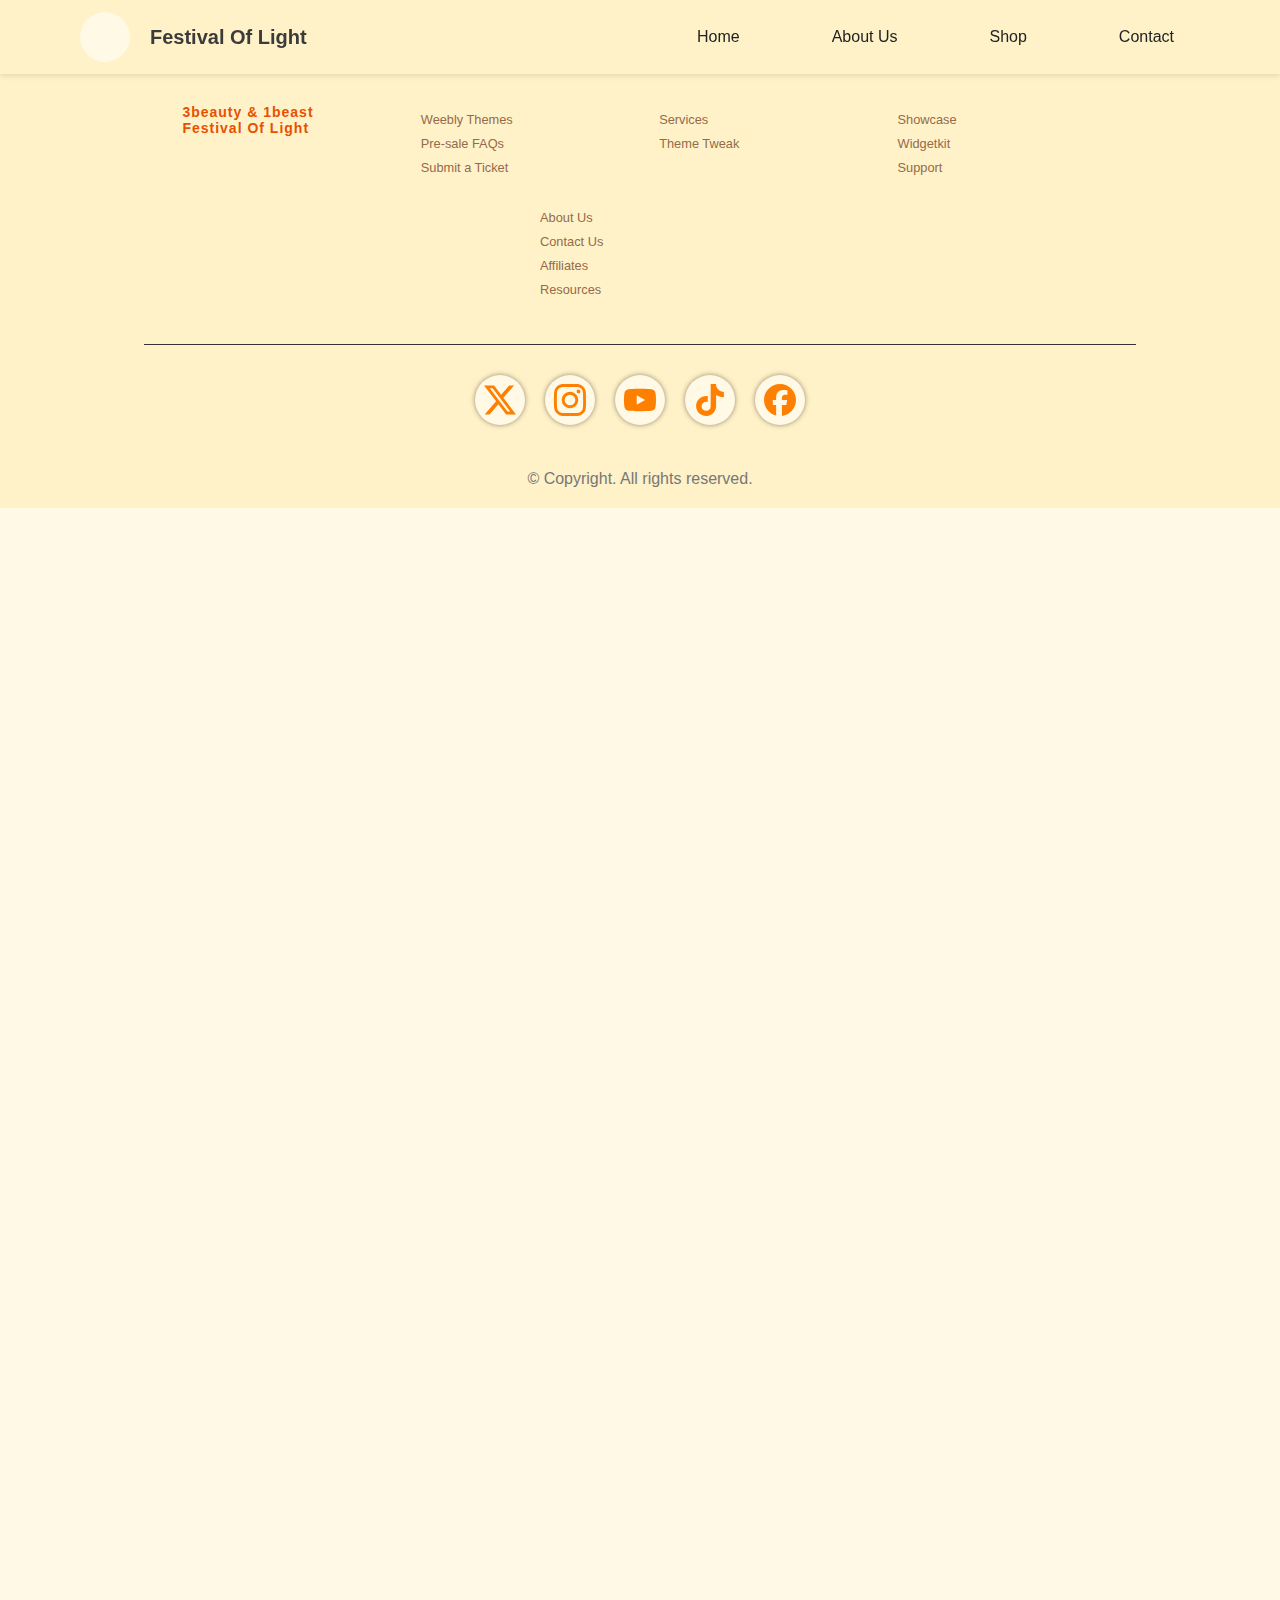
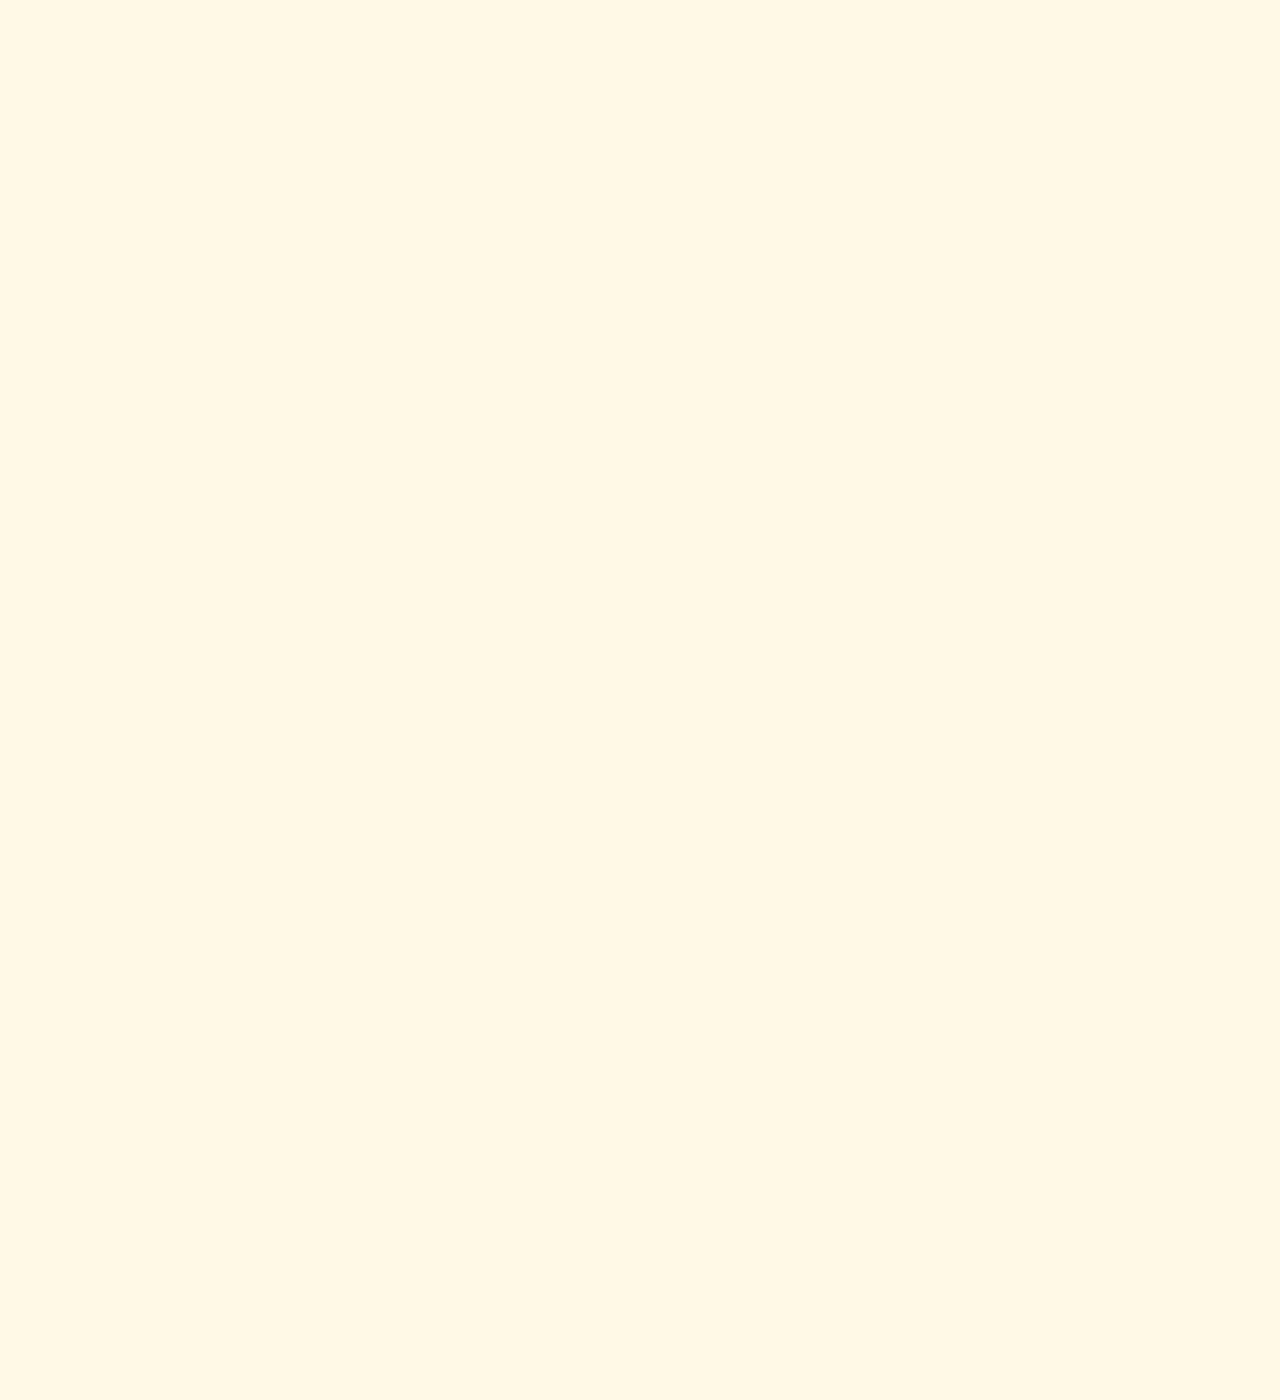
<file: navbar.html>
<!DOCTYPE html>
<html lang="en">
  <head>
    <meta charset="UTF-8" />
    <meta name="viewport" content="width=device-width, initial-scale=1.0" />
    <title>Thadingyut Navbar</title>
    <link rel="stylesheet" href="navbar.css" />
    <link
      rel="stylesheet"
      href="https://cdnjs.cloudflare.com/ajax/libs/font-awesome/6.7.2/css/all.min.css"
      integrity="sha512-Evv84Mr4kqVGRNSgIGL/F/aIDqQb7xQ2vcrdIwxfjThSH8CSR7PBEakCr51Ck+w+/U6swU2Im1vVX0SVk9ABhg=="
      crossorigin="anonymous"
      referrerpolicy="no-referrer"
    />
  </head>
  <body>
    <!-- navbar  -->
    <nav class="navbar">
      <div class="logo">
        <div class="imglogo"></div>
        <h1>Festival Of Light</h1>
      </div>

      <!-- Burger icon -->
      <input type="checkbox" id="menu-toggle" />
      <label for="menu-toggle" class="burger">&#9776;</label>

      <!-- Nav Links -->
      <ul class="nav-links">
        <li><a href="#home-sectionid">Home</a></li>
        <li><a href="#heroid">About Us</a></li>
        <li><a href="#footermainid">Shop</a></li>
        <li><a href="#footerfornavid">Contact</a></li>
      </ul>
    </nav>

    <footer id="footerfornavid">
      <div class="footer-container">
        <div class="footer-col">
          <h3>
            3beauty & 1beast <br />
            <p>Festival Of Light</p>
          </h3>
        </div>

        <div class="footer-col">
          <ul>
            <li><a href="#">Weebly Themes</a></li>
            <li><a href="#">Pre-sale FAQs</a></li>
            <li><a href="#">Submit a Ticket</a></li>
          </ul>
        </div>

        <div class="footer-col">
          <ul>
            <li><a href="#">Services</a></li>
            <li><a href="#">Theme Tweak</a></li>
          </ul>
        </div>

        <div class="footer-col">
          <ul>
            <li><a href="#">Showcase</a></li>
            <li><a href="#">Widgetkit</a></li>
            <li><a href="#">Support</a></li>
          </ul>
        </div>

        <div class="footer-col">
          <ul>
            <li><a href="#">About Us</a></li>
            <li><a href="#">Contact Us</a></li>
            <li><a href="#">Affiliates</a></li>
            <li><a href="#">Resources</a></li>
          </ul>
        </div>
      </div>

      <div class="social-container">
        <a href="#" data-text="Twitter" style="--own-color: black">
          <svg
            role="img"
            viewBox="0 0 24 24"
            xmlns="http://www.w3.org/2000/svg"
          >
            <title>X</title>
            <path
              d="M18.901 1.153h3.68l-8.04 9.19L24 22.846h-7.406l-5.8-7.584-6.638 7.584H.474l8.6-9.83L0 1.154h7.594l5.243 6.932ZM17.61 20.644h2.039L6.486 3.24H4.298Z"
            />
          </svg>
        </a>
        <a href="#" data-text="Instagram" style="--own-color: #fe107c">
          <svg
            role="img"
            viewBox="0 0 24 24"
            xmlns="http://www.w3.org/2000/svg"
          >
            <title>Instagram</title>
            <path
              d="M7.0301.084c-1.2768.0602-2.1487.264-2.911.5634-.7888.3075-1.4575.72-2.1228 1.3877-.6652.6677-1.075 1.3368-1.3802 2.127-.2954.7638-.4956 1.6365-.552 2.914-.0564 1.2775-.0689 1.6882-.0626 4.947.0062 3.2586.0206 3.6671.0825 4.9473.061 1.2765.264 2.1482.5635 2.9107.308.7889.72 1.4573 1.388 2.1228.6679.6655 1.3365 1.0743 2.1285 1.38.7632.295 1.6361.4961 2.9134.552 1.2773.056 1.6884.069 4.9462.0627 3.2578-.0062 3.668-.0207 4.9478-.0814 1.28-.0607 2.147-.2652 2.9098-.5633.7889-.3086 1.4578-.72 2.1228-1.3881.665-.6682 1.0745-1.3378 1.3795-2.1284.2957-.7632.4966-1.636.552-2.9124.056-1.2809.0692-1.6898.063-4.948-.0063-3.2583-.021-3.6668-.0817-4.9465-.0607-1.2797-.264-2.1487-.5633-2.9117-.3084-.7889-.72-1.4568-1.3876-2.1228C21.2982 1.33 20.628.9208 19.8378.6165 19.074.321 18.2017.1197 16.9244.0645 15.6471.0093 15.236-.005 11.977.0014 8.718.0076 8.31.0215 7.0301.0839m.1402 21.6932c-1.17-.0509-1.8053-.2453-2.2287-.408-.5606-.216-.96-.4771-1.3819-.895-.422-.4178-.6811-.8186-.9-1.378-.1644-.4234-.3624-1.058-.4171-2.228-.0595-1.2645-.072-1.6442-.079-4.848-.007-3.2037.0053-3.583.0607-4.848.05-1.169.2456-1.805.408-2.2282.216-.5613.4762-.96.895-1.3816.4188-.4217.8184-.6814 1.3783-.9003.423-.1651 1.0575-.3614 2.227-.4171 1.2655-.06 1.6447-.072 4.848-.079 3.2033-.007 3.5835.005 4.8495.0608 1.169.0508 1.8053.2445 2.228.408.5608.216.96.4754 1.3816.895.4217.4194.6816.8176.9005 1.3787.1653.4217.3617 1.056.4169 2.2263.0602 1.2655.0739 1.645.0796 4.848.0058 3.203-.0055 3.5834-.061 4.848-.051 1.17-.245 1.8055-.408 2.2294-.216.5604-.4763.96-.8954 1.3814-.419.4215-.8181.6811-1.3783.9-.4224.1649-1.0577.3617-2.2262.4174-1.2656.0595-1.6448.072-4.8493.079-3.2045.007-3.5825-.006-4.848-.0608M16.953 5.5864A1.44 1.44 0 1 0 18.39 4.144a1.44 1.44 0 0 0-1.437 1.4424M5.8385 12.012c.0067 3.4032 2.7706 6.1557 6.173 6.1493 3.4026-.0065 6.157-2.7701 6.1506-6.1733-.0065-3.4032-2.771-6.1565-6.174-6.1498-3.403.0067-6.156 2.771-6.1496 6.1738M8 12.0077a4 4 0 1 1 4.008 3.9921A3.9996 3.9996 0 0 1 8 12.0077"
            />
          </svg>
        </a>
        <a href="#" data-text="YouTube" style="--own-color: red">
          <svg
            role="img"
            viewBox="0 0 24 24"
            xmlns="http://www.w3.org/2000/svg"
          >
            <title>YouTube</title>
            <path
              d="M23.498 6.186a3.016 3.016 0 0 0-2.122-2.136C19.505 3.545 12 3.545 12 3.545s-7.505 0-9.377.505A3.017 3.017 0 0 0 .502 6.186C0 8.07 0 12 0 12s0 3.93.502 5.814a3.016 3.016 0 0 0 2.122 2.136c1.871.505 9.376.505 9.376.505s7.505 0 9.377-.505a3.015 3.015 0 0 0 2.122-2.136C24 15.93 24 12 24 12s0-3.93-.502-5.814zM9.545 15.568V8.432L15.818 12l-6.273 3.568z"
            />
          </svg>
        </a>
        <a href="#" data-text="Tiktok" style="--own-color: #38142a">
          <svg
            role="img"
            viewBox="0 0 24 24"
            xmlns="http://www.w3.org/2000/svg"
          >
            <title>TikTok</title>
            <path
              d="M12.525.02c1.31-.02 2.61-.01 3.91-.02.08 1.53.63 3.09 1.75 4.17 1.12 1.11 2.7 1.62 4.24 1.79v4.03c-1.44-.05-2.89-.35-4.2-.97-.57-.26-1.1-.59-1.62-.93-.01 2.92.01 5.84-.02 8.75-.08 1.4-.54 2.79-1.35 3.94-1.31 1.92-3.58 3.17-5.91 3.21-1.43.08-2.86-.31-4.08-1.03-2.02-1.19-3.44-3.37-3.65-5.71-.02-.5-.03-1-.01-1.49.18-1.9 1.12-3.72 2.58-4.96 1.66-1.44 3.98-2.13 6.15-1.72.02 1.48-.04 2.96-.04 4.44-.99-.32-2.15-.23-3.02.37-.63.41-1.11 1.04-1.36 1.75-.21.51-.15 1.07-.14 1.61.24 1.64 1.82 3.02 3.5 2.87 1.12-.01 2.19-.66 2.77-1.61.19-.33.4-.67.41-1.06.1-1.79.06-3.57.07-5.36.01-4.03-.01-8.05.02-12.07z"
            />
          </svg>
        </a>
        <a href="#" data-text="Facebook" style="--own-color: #106bff">
          <svg
            role="img"
            viewBox="0 0 24 24"
            xmlns="http://www.w3.org/2000/svg"
          >
            <title>Facebook</title>
            <path
              d="M9.101 23.691v-7.98H6.627v-3.667h2.474v-1.58c0-4.085 1.848-5.978 5.858-5.978.401 0 .955.042 1.468.103a8.68 8.68 0 0 1 1.141.195v3.325a8.623 8.623 0 0 0-.653-.036 26.805 26.805 0 0 0-.733-.009c-.707 0-1.259.096-1.675.309a1.686 1.686 0 0 0-.679.622c-.258.42-.374.995-.374 1.752v1.297h3.919l-.386 2.103-.287 1.564h-3.246v8.245C19.396 23.238 24 18.179 24 12.044c0-6.627-5.373-12-12-12s-12 5.373-12 12c0 5.628 3.874 10.35 9.101 11.647Z"
            />
          </svg>
        </a>
      </div>

      <div class="copyright">© Copyright. All rights reserved.</div>
    </footer>
  </body>
</html>
</file>
<file: index.css>
* {
  margin: 0;
  padding: 0;
  box-sizing: border-box;
}

body {
  margin: 0;
  font-family: "Poppins", sans-serif;
  background: #fff9e6;
  position: relative;
  height: 3000px;
}

.navbar {
  display: flex;
  align-items: center;
  justify-content: space-between;
  position: sticky;
  top: 0;
  width: 100%;
  padding: 12px 80px;
  background: #fff2c8;
  box-shadow: 0 2px 6px rgba(0, 0, 0, 0.1);
  animation: navscroll both;
  animation-timeline: view(0% 80%);
  z-index: 1000;
}

.logo {
  display: flex;
  align-items: center;
  gap: 10px;
  flex-shrink: 0;
}

.logo .imglogo {
  width: 50px;
  height: 50px;
  border-radius: 50%;
  background-color: #fff9e6;
  margin-right: 10px;
  flex-shrink: 0;
}

.logo h1 {
  font-size: 20px;
  color: #3b3b3b;
  font-weight: 600;
}

.nav-links {
  list-style: none;
  display: flex;
  gap: 40px;
  flex-shrink: 0;
}

.nav-links a {
  text-decoration: none;
  color: #222;
  font-weight: 500;
  padding: 12px 26px;
  border-radius: 12px;
  transition: 0.3s;
}

.nav-links a:hover {
  background: rgba(255, 165, 0, 0.15);
  color: #e65100;
}

#menu-toggle {
  display: none;
}

.burger {
  display: none;
  font-size: 36px;
  color: #3b3b3b;
  cursor: pointer;
  background: none;
  border: none;
}


footer {
  background-color: #fff2c8;
  width: 100%;
  padding: 20px;
  bottom: 0;
  display: flex;
  flex-direction: column;
  align-items: center;
}

.footer-container {
  display: flex;
  /* background-color: lime; */
  justify-content: space-evenly;
  flex-wrap: wrap;
  border-bottom: 1px solid #333;
  padding-bottom: 30px;
  width: 80%;
}

.footer-col {
  /* background-color: red; */
  min-width: 180px;
  margin: 10px 0;
  margin-right: 20px;
}

.footer-col h3 {
  color: #e65100;
  font-size: 14px;
  margin-bottom: 10px;
  letter-spacing: 1px;
}

.footer-col ul {
  list-style: none;
  padding: 0;
}

.footer-col ul li {
  margin: 6px 0;
}

.footer-col ul li a {
  color: #956a4a;
  text-decoration: none;
  font-size: 13px;
  transition: color 0.3s;
  font-size: 0.8rem;
}

.footer-col ul li a:hover {
  color: #472f1f;
}

.social-container {
  display: flex;
  gap: 20px;
}

.social-container a svg {
  height: 32px;
  fill: #ff8000;
}

.social-container a {
  background-color: #fff9e6;
  margin-top: 30px;
  margin-bottom: 30px;
  width: 50px;
  height: 50px;
  border-radius: 50%;
  display: grid;
  place-items: center;
  box-shadow: 0 0 5px rgba(43, 28, 18, 0.5);
  flex-shrink: 0;
}

.social-container a::before {
  content: attr(data-text);
  position: absolute;
  text-decoration: none;
  color: snow;
  background-color: #e27826;
  padding: 0.5rem 1rem;
  border-radius: 100px;
  box-shadow: 0 0 5px rgba(43, 28, 18, 0.5);
  transform: translateY(0) rotate(45deg);
  opacity: 0;
  transition: 200ms all cubic-bezier(0.44, -0.17, 0.35, 1.4);
}

.social-container a:hover {
  background-color: #e27826;
}

.social-container a::after {
  content: "";
  position: absolute;
  width: 0;
  height: 0;
  border-top: 10px solid #e27826;
  border-left: 8px solid transparent;
  border-right: 8px solid transparent;
  transform: translateY(0) rotate(45deg);
  opacity: 0;
  transition: 200ms all cubic-bezier(0.44, -0.17, 0.35, 1.4);
}

.social-container a:hover::before {
  transform: translateY(-65px) rotate(0);
  opacity: 1;
}

.social-container a:hover svg {
  fill: whitesmoke;
}

.social-container a:hover::after {
  transform: translateY(-45px) rotate(0);
  opacity: 1;
}

.copyright {
  text-align: center;
  margin-top: 15px;
  font-size: 1rem;
  color: #777;
}

@media screen and (max-width: 650px) {
  .navbar {
    flex-direction: column;
    align-items: flex-start;
    padding: 12px 30px;
  }

  .burger {
    display: block;
    position: absolute;
    top: 10px;
    right: 30px;
  }

  .nav-links {
    flex-direction: column;
    width: 100%;
    gap: 0;
    max-height: 0;
    overflow: hidden;
    transition: max-height 0.4s ease-in-out;
  }

  .nav-links li {
    width: 100%;
  }

  .nav-links a {
    display: block;
    width: 100%;
    text-align: center;
    padding: 14px 0;
    /* background-color: lime; */
    border-top: 1px solid rgba(0, 0, 0, 0.05);
  }

  /* When checkbox checked — show menu */
  #menu-toggle:checked ~ .nav-links {
    max-height: 400px;
  }
  .product-header .main-title {
    font-size: 5vw;
  }

  .footermain {
    /* background-color: lime; */
    padding: 20px;
  }

  .footer-container {
    /* background-color: lime; */
    width: 95%;
    height: auto;
    display: flex;
    justify-content: center;
  }

  .footer-col {
    /* background-color: red; */
    justify-content: center;
    display: flex;
    align-items: center;
    border: 1px solid #22222233;
    border-radius: 20px;
    background-color: rgba(245, 222, 179, 0.164);
    box-shadow: 0 0 5px rgba(43, 28, 18, 0.2);
  }
}
</file>
<file: des.css>
* {
  margin: 0;
  padding: 0;
  scroll-behavior: smooth;
  box-sizing: border-box;
}

:root {
  --primary-color: black;
  --font-family-header: "english-grotesque", sans-serif;
  --font-family-p: "Neue Machina", sans-serif;
  --font-color-header: #fe983e;
  --font-color-p: #b7a15a;
}

body {
  font-family: "Exo 2", sans-serif;
  background: #fff9e6;
  display: flex;
  flex-direction: column;
  justify-content: center;
  position: relative;
  width: 100%;
  overflow-x: hidden;
}

.navbar {
  display: flex;
  align-items: center;
  justify-content: space-between;
  position: sticky;
  top: 0;
  width: 100%;
  padding: 12px 5%;
  background: #fff2c8;
  box-shadow: 0 2px 6px rgba(0, 0, 0, 0.1);
  animation: navscroll both;
  animation-timeline: view(0% 80%);
  z-index: 1000;
}

.logo {
  display: flex;
  align-items: center;
  gap: 10px;
  flex-shrink: 0;
}

.logo .imglogo {
  width: 50px;
  height: 50px;
  border-radius: 50%;
  background-image: url(logo.webp);
  background-position: center;
  background-size: 100%;
  background-repeat: no-repeat;
  margin-right: 10px;
  flex-shrink: 0;
}

.logo h1 {
  font-size: 20px;
  color: #3b3b3b;
  font-weight: 600;
}

.nav-links {
  list-style: none;
  display: flex;
  gap: 20px;
  flex-shrink: 0;
}

.nav-links a {
  text-decoration: none;
  color: #222;
  font-weight: 500;
  padding: 10px 20px;
  border-radius: 12px;
  transition: 0.3s;
  white-space: nowrap;
}

.nav-links a:hover {
  background: rgba(255, 165, 0, 0.15);
  color: #e65100;
}

#menu-toggle {
  display: none;
}

.burger {
  display: none;
  font-size: 28px;
  color: #3b3b3b;
  cursor: pointer;
  background: none;
  border: none;
  z-index: 1001;
}

@media screen and (max-width: 768px) {
  .navbar {
    padding: 10px 20px;
    flex-direction: row;
    align-items: center;
  }

  .burger {
    display: block;
    position: static;
  }

  .nav-links {
    position: absolute;
    top: 100%;
    left: 0;
    flex-direction: column;
    width: 100%;
    background: #fff2c8;
    gap: 0;
    max-height: 0;
    overflow: hidden;
    transition: max-height 0.4s ease-in-out;
    box-shadow: 0 4px 6px rgba(0, 0, 0, 0.1);
  }

  .nav-links li {
    width: 100%;
  }

  .nav-links a {
    display: block;
    width: 100%;
    text-align: center;
    padding: 15px 0;
    border-top: 1px solid rgba(0, 0, 0, 0.05);
  }

  #menu-toggle:checked ~ .nav-links {
    max-height: 400px;
  }
}

.main {
  width: 100%;
  height: 5000px;
  min-height: 500px;
  max-height: 800px;
  position: relative;
  margin-bottom: 30px;
  border-radius: 20px 20px 80px 80px;
  overflow: hidden;
}

.bg3,
.pagoda3 {
  width: 100%;
  height: 100%;
  position: absolute;
  border-radius: 20px 20px 80px 80px;
  z-index: 1;
  object-fit: cover;
}

.pagoda3 {
  z-index: 3;
}

.lin {
  width: 100%;
  height: 101%;
  position: absolute;
  background: linear-gradient(to bottom, transparent 0%, transparent 20%, #fff9e6 90%, #fff9e6 100%);
  z-index: 3;
}

.exp,
.exp1 {
  position: absolute;
  top: 50%;
  left: 50%;
  transform: translate(-50%, -50%);
  font-size: 25vw;
  font-family: var(--font-family-header);
  text-align: center;
  white-space: nowrap;
}

.exp {
  color: #ffffff62;
  z-index: 3;
}

.exp1 {
  color: transparent;
  -webkit-text-stroke: 1px rgba(0, 0, 0, 0.9);
  z-index: 20;
}

.hero {
  display: flex;
  flex-direction: column;
  justify-content: center;
  align-items: flex-start;
  min-height: 500px;
  padding: 5% 10%;
}

.hero h1 {
  font-family: "Playfair Display", serif;
  font-size: clamp(40px, 8vw, 80px);
  line-height: 1.1;
  color: #7d4a28;
  margin-bottom: 20px;
}

.hero p {
  font-size: clamp(16px, 2vw, 18px);
  margin-top: 20px;
  max-width: 600px;
  color: #a68165;
  line-height: 1.5;
}

.hero button {
  margin-top: 30px;
  padding: 12px 30px;
  background: transparent;
  color: #f58c25;
  border: 2px solid #f58c25;
  border-radius: 30px;
  font-size: 16px;
  font-weight: 500;
  cursor: pointer;
  transition: all 0.3s ease;
}

.hero button:hover {
  background: #f58c25;
}

.hero button a {
  text-decoration: none;
  color: #f58c25;
  display: flex;
  align-items: center;
  gap: 8px;
}

.hero button:hover a{
  color: white;
}

.places {
  width: 100%;
  display: flex;
  justify-content: center;
  margin: 80px 0;
  padding: 0 20px;
  animation: moveup both;
  animation-timeline: view(80% 20%);
}

.abtplace1,
.abtplace2 {
  width: 100%;
  max-width: 1200px;
  height: auto;
  min-height: 500px;
  display: flex;
  border-radius: 20px;
  transition: 1s;
  overflow: hidden;
  box-shadow: 0 4px 20px rgba(0, 0, 0, 0.1);
}

.abtplace1 {
  background: #e6e6e6;
}

.abtplace2 {
  flex-direction: row-reverse;
}

.rbg,
.lbg {
  width: 50%;
  height: auto;
  min-height: 500px;
  object-fit: cover;
  border-radius: 20px 0 0 20px;
}

.lbg {
  border-radius: 0 20px 20px 0;
}

.labt,
.rabt {
  width: 50%;
  padding: 40px 30px;
  background: #fff;
  display: flex;
  flex-direction: column;
  justify-content: center;
  align-items: flex-start;
}

.labt {
  border-radius: 0 20px 20px 0;
}

.rabt {
  border-radius: 20px 0 0 20px;
}

.foralltext {
  width: 100%;
  height: auto;
  display: flex;
  flex-direction: column;
  justify-content: space-between;
  gap: 25px;
}

.foralltext .line {
  width: 80px;
  height: 4px;
  background: #f58c25;
}

.place1 {
  font-size: clamp(32px, 4vw, 48px);
  line-height: 1.2;
  color: #844e2b;
  font-weight: 600;
}

.place1p {
  font-size: clamp(16px, 2vw, 18px);
  color: #865a3d;
  line-height: 1.6;
}

.bn1 {
  width: 140px;
  height: 50px;
  background: #f58c25;
  border-radius: 30px;
  display: flex;
  justify-content: center;
  align-items: center;
  font-size: 14px;
  font-family: var(--font-family-header);
  font-weight: 600;
  transition: all 0.3s ease;
}

.bn1:hover {
  background: #e67e22;
  transform: translateY(-2px);
}

.bn1 a {
  color: white;
  text-decoration: none;
  font-size: 16px;
  font-weight: 500;
}

.co-u {
  width: 100%;
  display: flex;
  justify-content: center;
  padding: 0 20px;
  margin: 80px 0;
}

.cont {
  width: 100%;
  max-width: 1200px;
  height: 400px;
  border-radius: 20px;
  position: relative;
  overflow: hidden;
}

.cont img {
  width: 100%;
  height: 100%;
  border-radius: 20px;
  object-fit: cover;
}

.cont h1 {
  position: absolute;
  top: 50%;
  left: 50%;
  transform: translate(-50%, -50%);
  color: white;
  font-size: clamp(32px, 5vw, 54px);
  text-align: center;
  text-shadow: 2px 2px 4px rgba(0, 0, 0, 0.5);
  width: 90%;
}

.cont div {
  position: absolute;
  width: 150px;
  height: 50px;
  top: 70%;
  left: 50%;
  transform: translate(-50%, -50%);
  background: white;
  border-radius: 30px;
  display: flex;
  justify-content: center;
  align-items: center;
  transition: all 0.3s ease;
  cursor: pointer;
}

.cont div:hover {
  background: #f58c25;
  transform: translate(-50%, -50%) translateY(-2px);
}

.cont div:hover a {
  color: white;
}

.cont div a {
  font-size: 16px;
  font-family: var(--font-family-header);
  font-weight: 600;
  text-decoration: none;
  color: black;
  transition: color 0.3s ease;
}

footer {
  background: #fff2c8;
  width: 100%;
  padding: 40px 0 20px;
  display: flex;
  flex-direction: column;
  align-items: center;
}

.footer-container {
  width: 90%;
  max-width: 1200px;
  display: flex;
  justify-content: space-between;
  flex-wrap: wrap;
  border-bottom: 1px solid #ddd;
  padding-bottom: 30px;
  gap: 30px;
}

footer {
  background-color: #fff2c8;
  width: 100%;
  padding: 20px;
  bottom: 0;
  display: flex;
  flex-direction: column;
  align-items: center;
}

.footer-container {
  display: flex;
  /* background-color: lime; */
  justify-content: space-evenly;
  flex-wrap: wrap;
  border-bottom: 1px solid #333;
  padding-bottom: 30px;
  width: 80%;
}

.footer-col {
  /* background-color: red; */
  min-width: 180px;
  margin: 10px 0;
  margin-right: 20px;
}

.footer-col h3 {
  color: #e65100;
  font-size: 14px;
  margin-bottom: 10px;
  letter-spacing: 1px;
}

.footer-col ul {
  list-style: none;
  padding: 0;
}

.footer-col ul li {
  margin: 6px 0;
}

.footer-col ul li a {
  color: #956a4a;
  text-decoration: none;
  font-size: 13px;
  transition: color 0.3s;
  font-size: 0.8rem;
}

.footer-col ul li a:hover {
  color: #472f1f;
}

.social-container {
  display: flex;
  gap: 20px;
}

.social-container a svg {
  height: 32px;
  fill: #ff8000;
}

.social-container a {
  background-color: #fff9e6;
  margin-top: 30px;
  margin-bottom: 30px;
  width: 50px;
  height: 50px;
  border-radius: 50%;
  display: grid;
  place-items: center;
  box-shadow: 0 0 5px rgba(43, 28, 18, 0.5);
  flex-shrink: 0;
}

.social-container a::before {
  content: attr(data-text);
  position: absolute;
  text-decoration: none;
  color: snow;
  background-color: #e27826;
  padding: 0.5rem 1rem;
  border-radius: 100px;
  box-shadow: 0 0 5px rgba(43, 28, 18, 0.5);
  transform: translateY(0) rotate(45deg);
  opacity: 0;
  transition: 200ms all cubic-bezier(0.44, -0.17, 0.35, 1.4);
}

.social-container a:hover {
  background-color: #e27826;
}

.social-container a::after {
  content: "";
  position: absolute;
  width: 0;
  height: 0;
  border-top: 10px solid #e27826;
  border-left: 8px solid transparent;
  border-right: 8px solid transparent;
  transform: translateY(0) rotate(45deg);
  opacity: 0;
  transition: 200ms all cubic-bezier(0.44, -0.17, 0.35, 1.4);
}

.social-container a:hover::before {
  transform: translateY(-65px) rotate(0);
  opacity: 1;
}

.social-container a:hover svg {
  fill: whitesmoke;
}

.social-container a:hover::after {
  transform: translateY(-45px) rotate(0);
  opacity: 1;
}

.copyright {
  text-align: center;
  margin-top: 15px;
  font-size: 1rem;
  color: #777;
}


/* Tablet Styles */
@media (max-width: 1024px) {
  .hero {
    padding: 5% 5%;
  }
  
  .abtplace1,
  .abtplace2 {
    max-width: 95%;
  }
  
  .labt,
  .rabt {
    padding: 30px 20px;
  }
  .footermain {
    /* background-color: lime; */
    padding: 20px;
  }

  .footer-container {
    /* background-color: lime; */
    width: 95%;
    height: auto;
    display: flex;
    justify-content: center;
  }

  .footer-col {
    /* background-color: red; */
    justify-content: center;
    display: flex;
    align-items: center;
    border: 1px solid #22222233;
    border-radius: 20px;
    background-color: rgba(245, 222, 179, 0.164);
    box-shadow: 0 0 5px rgba(43, 28, 18, 0.2);
  }

}

/* Mobile Styles */
@media (max-width: 768px) {
  .navbar {
    padding: 10px 5%;
  }
  
  .logo h1 {
    font-size: 18px;
  }
  
  .main {
    height: 50vh;
    min-height: 400px;
    border-radius: 10px 10px 40px 40px;
  }
  
  .bg3,
  .pagoda3 {
    border-radius: 10px 10px 40px 40px;
  }
  
  .exp,
  .exp1 {
    font-size: clamp(40px, 15vw, 80px);
  }
  
  .hero {
    min-height: 400px;
    padding: 10% 5%;
    text-align: center;
    align-items: center;
  }
  
  .hero h1 {
    text-align: center;
  }
  
  .hero p {
    text-align: center;
    max-width: 100%;
  }
  
  .abtplace1,
  .abtplace2 {
    flex-direction: column;
    max-width: 95%;
    height: auto;
  }
  
  .rbg,
  .lbg {
    width: 100%;
    height: 300px;
    border-radius: 20px 20px 0 0;
  }
  
  .labt,
  .rabt {
    width: 100%;
    padding: 30px 20px;
    border-radius: 0 0 20px 20px;
  }
  
  .foralltext {
    gap: 20px;
  }
  
  .place1 {
    font-size: 32px;
    line-height: 1.3;
  }
  
  .place1p {
    font-size: 16px;
  }
  
  .bn1 {
    width: 120px;
    height: 45px;
  }
  
  .cont {
    height: 300px;
  }
  
  .cont h1 {
    font-size: 28px;
  }
  
  .cont div {
    width: 130px;
    height: 45px;
  }
  
  .footermain {
    /* background-color: lime; */
    padding: 20px;
  }

  .footer-container {
    /* background-color: lime; */
    width: 95%;
    height: auto;
    display: flex;
    justify-content: center;
  }

  .footer-col {
    /* background-color: red; */
    justify-content: center;
    display: flex;
    align-items: center;
    border: 1px solid #22222233;
    border-radius: 20px;
    background-color: rgba(245, 222, 179, 0.164);
    box-shadow: 0 0 5px rgba(43, 28, 18, 0.2);
  }
}

/* Small Mobile Styles */
@media (max-width: 480px) {
  .navbar {
    padding: 8px 4%;
  }
  
  .logo .imglogo {
    width: 40px;
    height: 40px;
  }
  
  .logo h1 {
    font-size: 16px;
  }
  
  .main {
    height: 40vh;
    min-height: 300px;
  }
  
  .hero {
    min-height: 350px;
    padding: 15% 4%;
  }
  
  .hero h1 {
    font-size: 36px;
  }
  
  .hero p {
    font-size: 16px;
  }
  
  .hero button {
    padding: 10px 25px;
    font-size: 14px;
  }
  
  .labt,
  .rabt {
    padding: 25px 15px;
  }
  
  .place1 {
    font-size: 28px;
  }
  
  .place1p {
    font-size: 15px;
  }
  
  .bn1 {
    width: 110px;
    height: 40px;
  }
  
  .bn1 a {
    font-size: 14px;
  }
  
  .cont {
    height: 250px;
  }
  
  .cont h1 {
    font-size: 24px;
  }
  
  .social-container a {
    width: 40px;
    height: 40px;
  }
  
  .social-container a svg {
    height: 20px;
  }
  .footermain {
    /* background-color: lime; */
    padding: 20px;
  }

  .footer-container {
    /* background-color: lime; */
    width: 95%;
    height: auto;
    display: flex;
    justify-content: center;
  }

  .footer-col {
    /* background-color: red; */
    justify-content: center;
    display: flex;
    align-items: center;
    border: 1px solid #22222233;
    border-radius: 20px;
    background-color: rgba(245, 222, 179, 0.164);
    box-shadow: 0 0 5px rgba(43, 28, 18, 0.2);
  }

}

@keyframes navscroll {
  from {
    background: #fff2c8;
  }
  to {
    background: transparent;
    backdrop-filter: blur(1rem);
  }
}

@keyframes moveup {
  from {
    transform: translateY(30px) scale(0.3);
    opacity: 0;
  }
  to {
    transform: translateY(0) scale(1);
    opacity: 1;
  }
}

.rcp {
  position: absolute;
  bottom: 30px;
  left: 30px;
  margin-left: 50px;
  display: flex;
  align-items: center;
  gap: 15px;
  background: rgba(255, 255, 255, 0.9);
  padding: 15px 20px;
  border-radius: 50px;
  z-index: 10;
  backdrop-filter: blur(10px);
}

.r-u {
  width: 100px;
  height: 40px;
  background: #f58c25;
  border-radius: 25px;
  display: flex;
  justify-content: center;
  align-items: center;
  transition: all 0.3s ease;
}

.r-u:hover {
  background: #e67e22;
  transform: translateY(-2px);
}

.r-u a {
  color: white;
  text-decoration: none;
  font-size: 14px;
  font-weight: 500;
}

.icon {
  width: 30px;
  height: 30px;
  display: flex;
  align-items: center;
  justify-content: center;
  color: #f58c25;
}

.r-u-p {
  font-size: 14px;
  color: #333;
  margin: 0;
  white-space: nowrap;
}

@media (max-width: 768px) {
  .rcp {
    bottom: 20px;
    right: 20px;
    left: 20px;
    justify-content: center;
    padding: 12px 15px;
    margin-left: 0;
  }
  
  .r-u-p {
    font-size: 12px;
    white-space: normal;
    text-align: center;
  }
  
  .icon {
    display: none;
  }
}
</file>
<file: navbar.css>
* {
  margin: 0;
  padding: 0;
  box-sizing: border-box;
}

body {
  margin: 0;
  font-family: "Poppins", sans-serif;
  background: #fff9e6;
  position: relative;
  height: 3000px;
}

.navbar {
  display: flex;
  align-items: center;
  justify-content: space-between;
  position: sticky;
  top: 0;
  width: 100%;
  padding: 12px 80px;
  background: #fff2c8;
  box-shadow: 0 2px 6px rgba(0, 0, 0, 0.1);
  animation: navscroll both;
  animation-timeline: view(0% 80%);
  z-index: 1000;
}

.logo {
  display: flex;
  align-items: center;
  gap: 10px;
  flex-shrink: 0;
}

.logo .imglogo {
  width: 50px;
  height: 50px;
  border-radius: 50%;
  background-color: #fff9e6;
  margin-right: 10px;
  flex-shrink: 0;
}

.logo h1 {
  font-size: 20px;
  color: #3b3b3b;
  font-weight: 600;
}

.nav-links {
  list-style: none;
  display: flex;
  gap: 40px;
  flex-shrink: 0;
}

.nav-links a {
  text-decoration: none;
  color: #222;
  font-weight: 500;
  padding: 12px 26px;
  border-radius: 12px;
  transition: 0.3s;
}

.nav-links a:hover {
  background: rgba(255, 165, 0, 0.15);
  color: #e65100;
}

#menu-toggle {
  display: none;
}

.burger {
  display: none;
  font-size: 36px;
  color: #3b3b3b;
  cursor: pointer;
  background: none;
  border: none;
}


footer {
  background-color: #fff2c8;
  width: 100%;
  padding: 20px;
  bottom: 0;
  display: flex;
  flex-direction: column;
  align-items: center;
}

.footer-container {
  display: flex;
  /* background-color: lime; */
  justify-content: space-evenly;
  flex-wrap: wrap;
  border-bottom: 1px solid #333;
  padding-bottom: 30px;
  width: 80%;
}

.footer-col {
  /* background-color: red; */
  min-width: 180px;
  margin: 10px 0;
  margin-right: 20px;
}

.footer-col h3 {
  color: #e65100;
  font-size: 14px;
  margin-bottom: 10px;
  letter-spacing: 1px;
}

.footer-col ul {
  list-style: none;
  padding: 0;
}

.footer-col ul li {
  margin: 6px 0;
}

.footer-col ul li a {
  color: #956a4a;
  text-decoration: none;
  font-size: 13px;
  transition: color 0.3s;
  font-size: 0.8rem;
}

.footer-col ul li a:hover {
  color: #472f1f;
}

.social-container {
  display: flex;
  gap: 20px;
}

.social-container a svg {
  height: 32px;
  fill: #ff8000;
}

.social-container a {
  background-color: #fff9e6;
  margin-top: 30px;
  margin-bottom: 30px;
  width: 50px;
  height: 50px;
  border-radius: 50%;
  display: grid;
  place-items: center;
  box-shadow: 0 0 5px rgba(43, 28, 18, 0.5);
  flex-shrink: 0;
}

.social-container a::before {
  content: attr(data-text);
  position: absolute;
  text-decoration: none;
  color: snow;
  background-color: #e27826;
  padding: 0.5rem 1rem;
  border-radius: 100px;
  box-shadow: 0 0 5px rgba(43, 28, 18, 0.5);
  transform: translateY(0) rotate(45deg);
  opacity: 0;
  transition: 200ms all cubic-bezier(0.44, -0.17, 0.35, 1.4);
}

.social-container a:hover {
  background-color: #e27826;
}

.social-container a::after {
  content: "";
  position: absolute;
  width: 0;
  height: 0;
  border-top: 10px solid #e27826;
  border-left: 8px solid transparent;
  border-right: 8px solid transparent;
  transform: translateY(0) rotate(45deg);
  opacity: 0;
  transition: 200ms all cubic-bezier(0.44, -0.17, 0.35, 1.4);
}

.social-container a:hover::before {
  transform: translateY(-65px) rotate(0);
  opacity: 1;
}

.social-container a:hover svg {
  fill: whitesmoke;
}

.social-container a:hover::after {
  transform: translateY(-45px) rotate(0);
  opacity: 1;
}

.copyright {
  text-align: center;
  margin-top: 15px;
  font-size: 1rem;
  color: #777;
}

@media screen and (max-width: 650px) {
  .navbar {
    flex-direction: column;
    align-items: flex-start;
    padding: 12px 30px;
  }

  .burger {
    display: block;
    position: absolute;
    top: 10px;
    right: 30px;
  }

  .nav-links {
    flex-direction: column;
    width: 100%;
    gap: 0;
    max-height: 0;
    overflow: hidden;
    transition: max-height 0.4s ease-in-out;
  }

  .nav-links li {
    width: 100%;
  }

  .nav-links a {
    display: block;
    width: 100%;
    text-align: center;
    padding: 14px 0;
    /* background-color: lime; */
    border-top: 1px solid rgba(0, 0, 0, 0.05);
  }

  /* When checkbox checked — show menu */
  #menu-toggle:checked ~ .nav-links {
    max-height: 400px;
  }
  .product-header .main-title {
    font-size: 5vw;
  }

  .footermain {
    /* background-color: lime; */
    padding: 20px;
  }

  .footer-container {
    /* background-color: lime; */
    width: 95%;
    height: auto;
    display: flex;
    justify-content: center;
  }

  .footer-col {
    /* background-color: red; */
    justify-content: center;
    display: flex;
    align-items: center;
    border: 1px solid #22222233;
    border-radius: 20px;
    background-color: rgba(245, 222, 179, 0.164);
    box-shadow: 0 0 5px rgba(43, 28, 18, 0.2);
  }
}
</file>
<file: contact.css>
/* ==================== GLOBAL RESET ==================== */
* {
  padding: 0;
  margin: 0;
  box-sizing: border-box;
}

:root {
  --primary-color: black;
  --font-family-header: english-grotesque, sans-serif;
  --font-family-p: "Neue Machina", sans-serif;
  --primary-orange: #f58c25;
  --dark-brown: #57351e;
  --light-brown: #956a4a;
  --background: #fff9e6;
}

body {
  font-family: "Exo 2", sans-serif;
  background: var(--background);
  display: flex;
  flex-direction: column;
  min-height: 100vh;
}

.navbar {
  display: flex;
  align-items: center;
  justify-content: space-between;
  position: sticky;
  top: 0;
  width: 100%;
  padding: 12px 8%;
  background: #fff2c8;
  box-shadow: 0 2px 6px rgba(0, 0, 0, 0.1);
  z-index: 1000;
}

.logo {
  display: flex;
  align-items: center;
  gap: 20px;
  flex-shrink: 0;
}

.logo .imglogo {
  width: 50px;
  height: 50px;
  border-radius: 50%;
  background-image: url(logo.webp);
  background-position: center;
  background-size: 100%;
  background-repeat: no-repeat;
}

.logo h1 {
  font-size: 20px;
  color: #3b3b3b;
  font-weight: 600;
}

.nav-links {
  list-style: none;
  display: flex;
  gap: 40px;
}

.nav-links a {
  text-decoration: none;
  color: #222;
  font-weight: 500;
  padding: 12px 26px;
  border-radius: 12px;
  transition: 0.3s;
}

.nav-links a:hover {
  background: rgba(255, 165, 0, 0.15);
  color: #e65100;
}

#menu-toggle {
  display: none;
}

.burger {
  display: none;
  font-size: 28px;
  color: #3b3b3b;
  cursor: pointer;
  background: none;
  border: none;
}

.contact-header {
  width: 100%;
  height: 30vh;
  display: flex;
  flex-direction: column;
  justify-content: center;
  align-items: center;
  gap: 4vh;
  margin-bottom: 10vh;
  text-align: center;
}

.contact-header h1 {
  font-size: clamp(2.5rem, 5vw, 4rem);
  font-family: var(--font-family-header);
  color: var(--dark-brown);
}

.header-line {
  height: 4px;
  width: 85px;
  background: var(--primary-orange);
}

.contact-header p {
  font-size: clamp(1rem, 1.8vw, 1.5rem);
  font-family: var(--font-family-p);
  color: var(--light-brown);
}

.contact-methods {
  width: 100%;
  display: flex;
  justify-content: center;
  align-items: center;
  gap: 5vw;
  margin-bottom: 20vh;
  flex-wrap: wrap;
  padding: 0 5%;
}

.contact-card {
  width: 100%;
  max-width: 300px;
  height: 280px;
  background: white;
  border: 1px solid rgba(0, 0, 0, 0.13);
  border-radius: 16px;
  display: flex;
  flex-direction: column;
  justify-content: center;
  align-items: center;
  gap: 3vh;
  box-shadow: 0 6px 10px rgba(83, 83, 83, 0.2);
  animation: moveup both;
  animation-timeline: view(80% 20%);
  padding: 20px;
}

.contact-card i {
  padding: 20px;
  background: var(--primary-orange);
  color: white;
  border-radius: 50%;
  font-size: clamp(1.5rem, 2.5vw, 2rem);
}

.contact-card h2 {
  font-size: clamp(1.25rem, 2vw, 1.5rem);
  font-family: var(--font-family-header);
  color: var(--dark-brown);
}

.contact-card p {
  font-size: clamp(1rem, 1.6vw, 1.25rem);
  color: var(--light-brown);
  text-align: center;
}

.order-options {
  width: 100%;
  padding: 80px 5%;
  position: relative;
  display: flex;
  flex-direction: column;
  align-items: center;
  gap: 40px;
}

.section-title {
  font-size: clamp(1.5rem, 3vw, 2.5rem);
  font-family: var(--font-family-header);
  color: var(--dark-brown);
  text-align: center;
}

.options-container {
  width: 100%;
  display: flex;
  justify-content: center;
  gap: 2.5vw;
  flex-wrap: wrap;
}

.option-card {
  width: 100%;
  max-width: 500px;
  min-height: 300px;
  background: white;
  border: 2px solid rgba(0, 0, 0, 0.13);
  border-radius: 16px;
  display: flex;
  flex-direction: column;
  justify-content: center;
  align-items: center;
  gap: 4vh;
  box-shadow: 0 6px 10px rgba(83, 83, 83, 0.2);
  animation: moveup both;
  animation-timeline: view(80% 20%);
  padding: 30px 20px;
  text-align: center;
}

.option-card i {
  font-size: clamp(1.5rem, 2.5vw, 2rem);
  border: 3px solid var(--primary-orange);
  color: var(--primary-orange);
  border-radius: 50%;
  padding: 15px;
}

.option-card h3 {
  font-size: clamp(1.25rem, 2.3vw, 1.75rem);
  font-family: var(--font-family-header);
  color: var(--dark-brown);
}

.option-card p {
  font-size: clamp(0.9rem, 1.2vw, 1.1rem);
  font-family: var(--font-family-p);
  line-height: 1.5;
}

.btn {
  padding: 12px 30px;
  border: 2px solid var(--primary-orange);
  border-radius: 12px;
  font-size: clamp(0.9rem, 1.5vw, 1.1rem);
  font-family: var(--font-family-p);
  transition: all 0.3s ease;
  text-decoration: none;
  color: var(--primary-orange);
  display: inline-block;
}

.btn:hover {
  background: var(--primary-orange);
  color: white;
  transform: translateY(-2px);
}

.form {
  width: 100%;
  height: 100vh;
  display: flex;
  justify-content: center;
  align-items: center;
}

.form .w-form {
  width: 80%;
  height: 90%;
  background: white;
  border: 0.1vw solid #00000021;
  border-radius: 1vw;
  display: flex;
  flex-direction: column;
  justify-content: center;
  align-items: center;
  gap: 5%;
  animation: moveup both;
  animation-timeline: view(80% 20%);
}

.form div h1 {
  font-size: 2.7vw;
  font-family: var(--font-family-header);
  color: #7d573d;
}

.n-e {
  width: 100%;
  height: 17%;
  /* background: green; */
  display: flex;
  justify-content: space-evenly;
  align-items: center;
  position: relative;
}

.n-e h2 {
  position: absolute;
  font-size: 1.8vw;
  font-family: var(--font-family-header);
  color: #533928;
  font-weight: 400;
  padding-bottom: 20px;
  top: -10%;
}
.n-e .na {
  top: 0%;
  left: 7%;
  translate: -50% 0%;
}

.n-e .em {
  top: 0%;
  left: 55%;
  translate: -50% 0%;
}
.n-e input {
  width: 42.5%;
  height: 40%;
  border: 0.1vw solid #55555545;
  border-radius: 1vw;
  background: #fff9e6;
  font-size: 1.4vw;
  padding-left: 2%;
}
.sub {
  width: 100%;
  height: 17%;
  display: flex;
  justify-content: center;
  align-items: center;
  position: relative;
}

.sub h2 {
  position: absolute;
  position: absolute;
  font-size: 1.8vw;
  font-family: var(--font-family-header);
  color: #533928;
  font-weight: 400;
  top: -10%;
  left: 7.5%;
  translate: -50% 0%;
}

.sub input {
  width: 90%;
  height: 40%;
  border: 0.1vw solid #55555545;
  border-radius: 1vw;
  background: #fff9e6;
  font-size: 1.4vw;
  padding-left: 2%;
}
.mes {
  width: 100%;
  height: 45%;
  display: flex;
  justify-content: center;
  align-items: center;
  position: relative;
}

.mes h2 {
  position: absolute;

  font-size: 1.8vw;
  font-family: var(--font-family-header);
  color: #533928;
  font-weight: 400;
  top: -5%;
  left: 8.5%;
  translate: -50% 0%;
}

.mes textarea {
  width: 90%;
  height: 75%;
  border: 0.1vw solid #55555545;
  border-radius: 1vw;
  background: #fff9e6;
  font-size: 1.4vw;
  padding-left: 2%;
  padding-top: 2%;
}

footer {
  background-color: #fff2c8;
  width: 100%;
  padding: 40px 20px 20px;
  margin-top: auto;
  display: flex;
  flex-direction: column;
  align-items: center;
}

.footer-container {
  display: flex;
  justify-content: space-evenly;
  flex-wrap: wrap;
  border-bottom: 1px solid #333;
  padding-bottom: 30px;
  width: 100%;
  max-width: 1200px;
  gap: 20px;
}

.footer-col {
  min-width: 180px;
  margin: 10px 0;
}

.footer-col h3 {
  color: #e65100;
  font-size: 14px;
  margin-bottom: 10px;
  letter-spacing: 1px;
}

.footer-col ul {
  list-style: none;
  padding: 0;
}

.footer-col ul li {
  margin: 6px 0;
}

.footer-col ul li a {
  color: #956a4a;
  text-decoration: none;
  font-size: 0.8rem;
  transition: color 0.3s;
}

.footer-col ul li a:hover {
  color: #472f1f;
}

.social-container {
  display: flex;
  gap: 20px;
  margin: 20px 0;
}

.social-container a {
  background-color: #fff9e6;
  width: 50px;
  height: 50px;
  border-radius: 50%;
  display: grid;
  place-items: center;
  box-shadow: 0 0 5px rgba(43, 28, 18, 0.5);
  transition: all 0.3s ease;
  position: relative;
}

.social-container a svg {
  height: 24px;
  fill: #ff8000;
  transition: fill 0.3s ease;
}

.social-container a:hover {
  background-color: #e27826;
  transform: translateY(-3px);
}

.social-container a:hover svg {
  fill: whitesmoke;
}

.copyright {
  text-align: center;
  margin-top: 15px;
  font-size: 14px;
  color: #777;
}

@media screen and (max-width: 768px) {
  .navbar {
    flex-direction: column;
    align-items: flex-start;
    padding: 12px 20px;
  }

  .burger {
    display: block;
    position: absolute;
    top: 15px;
    right: 20px;
  }

  .nav-links {
    flex-direction: column;
    width: 100%;
    gap: 0;
    max-height: 0;
    overflow: hidden;
    transition: max-height 0.4s ease-in-out;
  }

  .nav-links li {
    width: 100%;
  }

  .nav-links a {
    display: block;
    width: 100%;
    text-align: center;
    padding: 14px 0;
    border-top: 1px solid rgba(0, 0, 0, 0.05);
  }

  #menu-toggle:checked ~ .nav-links {
    max-height: 400px;
  }

  .contact-header {
    height: auto;
    padding: 40px 20px;
  }

  .contact-methods {
    flex-direction: column;
    gap: 30px;
    margin-bottom: 80px;
  }

  .contact-card {
    width: 100%;
    max-width: 280px;
    height: 250px;
  }

  .options-container {
    flex-direction: column;
    align-items: center;
  }

  .option-card {
    width: 100%;
    max-width: 350px;
  }

  .form-container {
    padding: 30px 20px;
  }

  .form-row {
    flex-direction: column;
    gap: 20px;
  }

  .footer-container {
    flex-direction: column;
    text-align: center;
    gap: 30px;
  }

  .footer-col {
    min-width: 100%;
  }
}

@media screen and (max-width: 480px) {
  .contact-card,
  .option-card {
    width: 100%;
    max-width: 100%;
  }

  .btn {
    padding: 10px 20px;
    font-size: 0.9rem;
  }

  .social-container a {
    width: 40px;
    height: 40px;
  }

  .social-container a svg {
    height: 20px;
  }
}

@keyframes moveup {
  from {
    transform: translateY(30px) scale(0.95);
    opacity: 0;
  }
  to {
    transform: translateY(0) scale(1);
    opacity: 1;
  }
}

@keyframes navscroll {
  from {
    background: #fff2c8;
  }
  to {
    background: transparent;
    backdrop-filter: blur(16px);
  }
}
</file>
